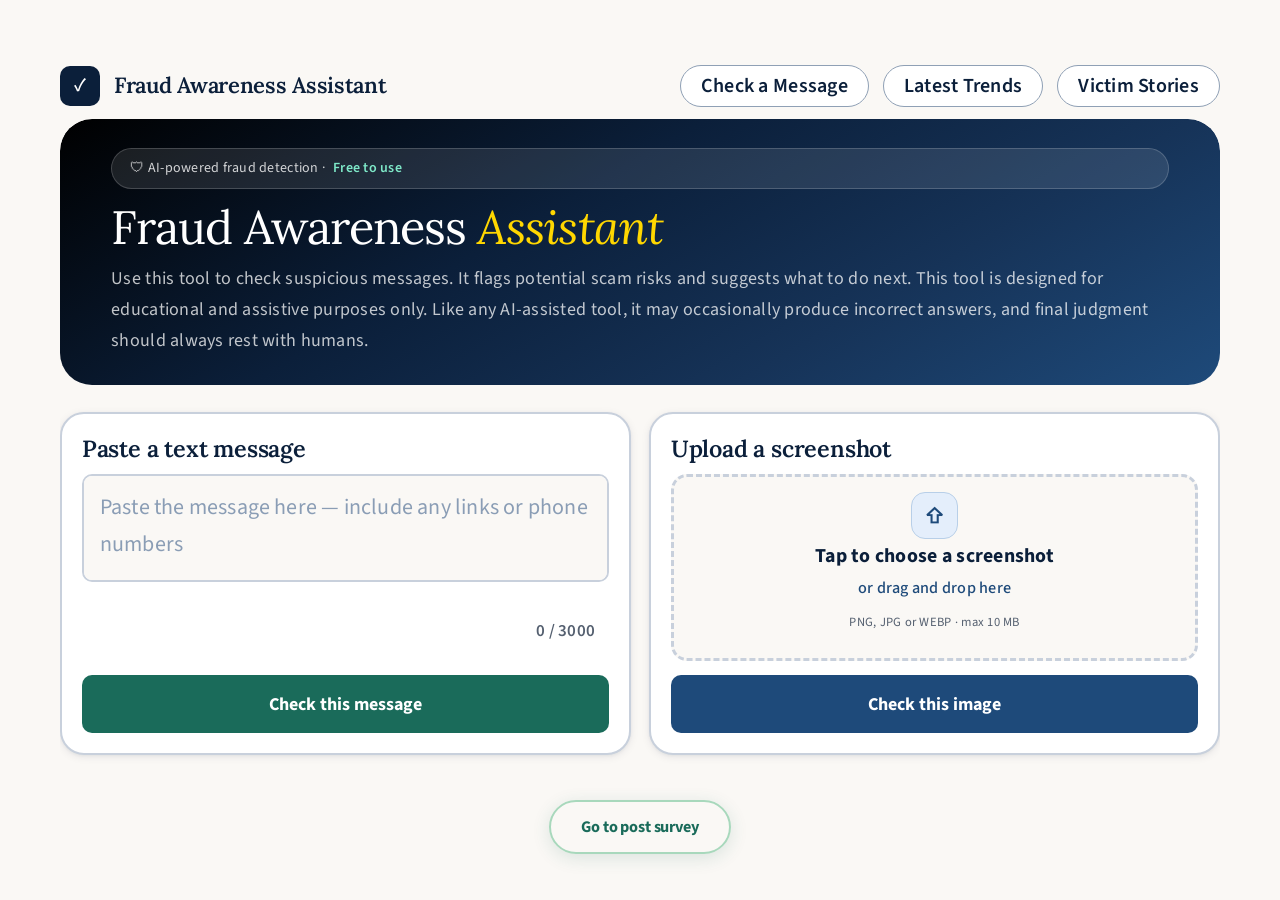
<file: index.html>
<!DOCTYPE html>
<html lang="en">
<head>
  <meta charset="UTF-8" />
  <meta name="viewport" content="width=device-width, initial-scale=1.0" />
  <title>Scam Awareness Assistant</title>
  <link rel="stylesheet" href="./styles.css" />
  <link rel="stylesheet" href="./pages/page.css" />
</head>
<body class="tool-page">
  <div class="app">

    <header class="topbar">
      <div class="brand">
        <div class="brand-shield">✓</div>
        <span>Fraud Awareness Assistant</span>
      </div>
      <div class="top-actions">
        <a href="./index.html" class="learn-btn" style="text-decoration:none; display:flex; align-items:center;">Check a Message</a>
        <a href="./latest-scam-trends/latest-trends.html" class="learn-btn" style="text-decoration:none; display:flex; align-items:center;">Latest Trends</a>
        <a href="./fraud-victim-stories/official-videos.html" class="learn-btn" style="text-decoration:none; display:flex; align-items:center;">Victim Stories</a>
        <!-- <button class="theme-btn" type="button" aria-label="Toggle theme">☾</button> -->
      </div>
    </header>

    <main class="main-frame">

      <!-- HERO -->
      <div class="page-hero">
        <div class="updated-badge">🛡 AI-powered fraud detection · <span>Free to use</span></div>
        <h1>Fraud Awareness <span style="color: #FFD700; font-style: italic;">Assistant</span></h1>
        <p>Use this tool to check suspicious messages. It flags potential scam risks and suggests what to do next. This tool is designed for educational and assistive purposes only. Like any AI-assisted tool, it may occasionally produce incorrect answers, and final judgment should always rest with humans.</p>
      </div>

      <div class="content-area">

        <!-- INPUTS -->
        <section class="input-grid" aria-label="Input options">

          <article class="input-card">
            <h2>Paste a text message</h2>
            <div class="textarea-box">
              <label for="textInput" class="sr-only">Paste suspicious message</label>
              <textarea id="textInput" maxlength="3000"
                placeholder="Paste the message here — include any links or phone numbers"
                aria-describedby="charCount"></textarea>
              <span id="charCount" aria-live="polite">0 / 3000</span>
            </div>
            <div class="input-footer">
              <button id="analyzeTextBtn" class="primary-btn" type="button">Check this message</button>
            </div>
          </article>

          <article class="input-card">
            <h2>Upload a screenshot</h2>
            <input id="imageInput" type="file" accept="image/png,image/jpeg,image/webp" style="display:none;" />
            <div id="dropZone" class="drop-zone" tabindex="0" role="button" aria-label="Upload screenshot">
              <div class="upload-icon">⇧</div>
              <strong>Tap to choose a screenshot</strong>
              <span>or drag and drop here</span>
              <small>PNG, JPG or WEBP · max 10 MB</small>
              <em id="fileName"></em>
            </div>

            <div id="imagePreviewWrap" class="image-preview-wrap hidden">
              <img id="imagePreview" class="image-preview" alt="Uploaded screenshot preview" />
              <button id="clearImageBtn" class="clear-image-btn" type="button" aria-label="Remove image">✕ Remove</button>
            </div>
            <div class="input-footer">
              <button id="analyzeImageBtn" class="primary-btn blue-btn" type="button">Check this image</button>
            </div>
          </article>

        </section>

        <!-- LOADING PANEL -->
        <section id="loadingPanel" class="loading-panel hidden" aria-live="assertive">
          <div class="loading-inner">
            <div class="loading-spinner" aria-hidden="true">
              <svg viewBox="0 0 44 44" fill="none">
                <circle cx="22" cy="22" r="18" stroke="currentColor" stroke-width="4"
                  stroke-linecap="round" stroke-dasharray="90 28"/>
              </svg>
            </div>
            <div class="loading-text">
              <p class="loading-headline" id="loadingHeadline">Analyzing…</p>
              <div class="loading-steps">
                <div class="loading-step" id="lstep1"><span class="lstep-dot"></span>Reading content</div>
                <div class="loading-step" id="lstep2"><span class="lstep-dot"></span>Checking for scam signs</div>
                <div class="loading-step" id="lstep3"><span class="lstep-dot"></span>Preparing your result</div>
              </div>
            </div>
          </div>
        </section>

        <!-- RESULTS -->
        <section id="resultsPanel" class="results-frame hidden" aria-live="polite" aria-label="Analysis result">

          <div class="results-title">
            <h2>Result</h2>
          </div>

          <div class="results-grid">

            <article class="result-card score-card">
              <div class="score-content">
                <div id="riskLabel" class="risk-label" role="status">—</div>
                <div class="gauge-area">
                  <svg viewBox="0 0 220 130" class="risk-gauge-svg" aria-hidden="true">
                    <path class="gauge-low"  d="M35 110 A75 75 0 0 1 75 45" />
                    <path class="gauge-mid"  d="M75 45 A75 75 0 0 1 145 45" />
                    <path class="gauge-high" d="M145 45 A75 75 0 0 1 185 110" />
                    <line id="gaugeNeedle" x1="110" y1="110" x2="185" y2="110" />
                    <circle cx="110" cy="110" r="6" />
                  </svg>
                  <div class="gauge-labels"><span>Low</span><span>High</span></div>
                </div>
              </div>
            </article>

            <div class="results-right-col">

              <article class="result-card warning-card">
                <h3>Warning Signs</h3>
                <ul id="redFlagsList" class="flag-list"></ul>
              </article>

              <article class="result-card what-to-do-card">
                <h3>What To Do</h3>
                <ul id="nextStepsList" class="steps-list"></ul>
                <p id="reassuranceNote" class="reassurance-note hidden">You are already taking the right step by checking this message.</p>
              </article>

            </div>

          </div>

          <div class="full-explanation-bar">
            <button id="viewFullBtn" class="full-explanation-btn" type="button" aria-expanded="false">
              Full explanation ↓
            </button>
          </div>

          <div id="fullAnalysis" class="full-analysis hidden">
            <h3>Full explanation</h3>
            <p id="explanationText"></p>
            <p id="plainExplanationText" style="margin-top:18px;"></p>
            <p id="disclaimerText"></p>
          </div>

          <!-- ACCURACY FEEDBACK (disabled for now)
          <div id="accuracyCard" class="accuracy-card hidden">
            <p class="accuracy-label">How do you feel about this assessment?</p>
            <div class="accuracy-options">
              <button class="accuracy-btn accuracy-true"   data-vote="right">✓ Right</button>
              <button class="accuracy-btn accuracy-false"  data-vote="wrong">✗ Wrong</button>
              <button class="accuracy-btn accuracy-unsure" data-vote="unsure">? Unsure</button>
            </div>
            <p id="accuracyThanks" class="accuracy-thanks hidden">Thank you — your feedback helps improve this tool.</p>
          </div>
          -->

          <div class="bottom-callout">
            <p class="attribution">This tool was developed by the Center for Advanced Communications Policy at Georgia Tech as part of ongoing research on AI, accessibility, and fraud awareness.</p>
          </div>

        </section>
      </div>
    </main>
  </div>

  <div class="feedback-bar">
    <button class="feedback-btn" onclick="goToPostSurvey()">Go to post survey</button>
  </div>

  <script>
  function goToPostSurvey() {
    const params = new URLSearchParams(window.location.search);
    const pid = params.get("pid");
    const postSurveyBase = "https://gatech.co1.qualtrics.com/jfe/form/SV_3IAFPdJyDc0C4TQ";
    window.location.href = pid
      ? `${postSurveyBase}?pid=${encodeURIComponent(pid)}`
      : postSurveyBase;
  }
  </script>

  <script src="./script.js"></script>
</body>
</html>
</file>
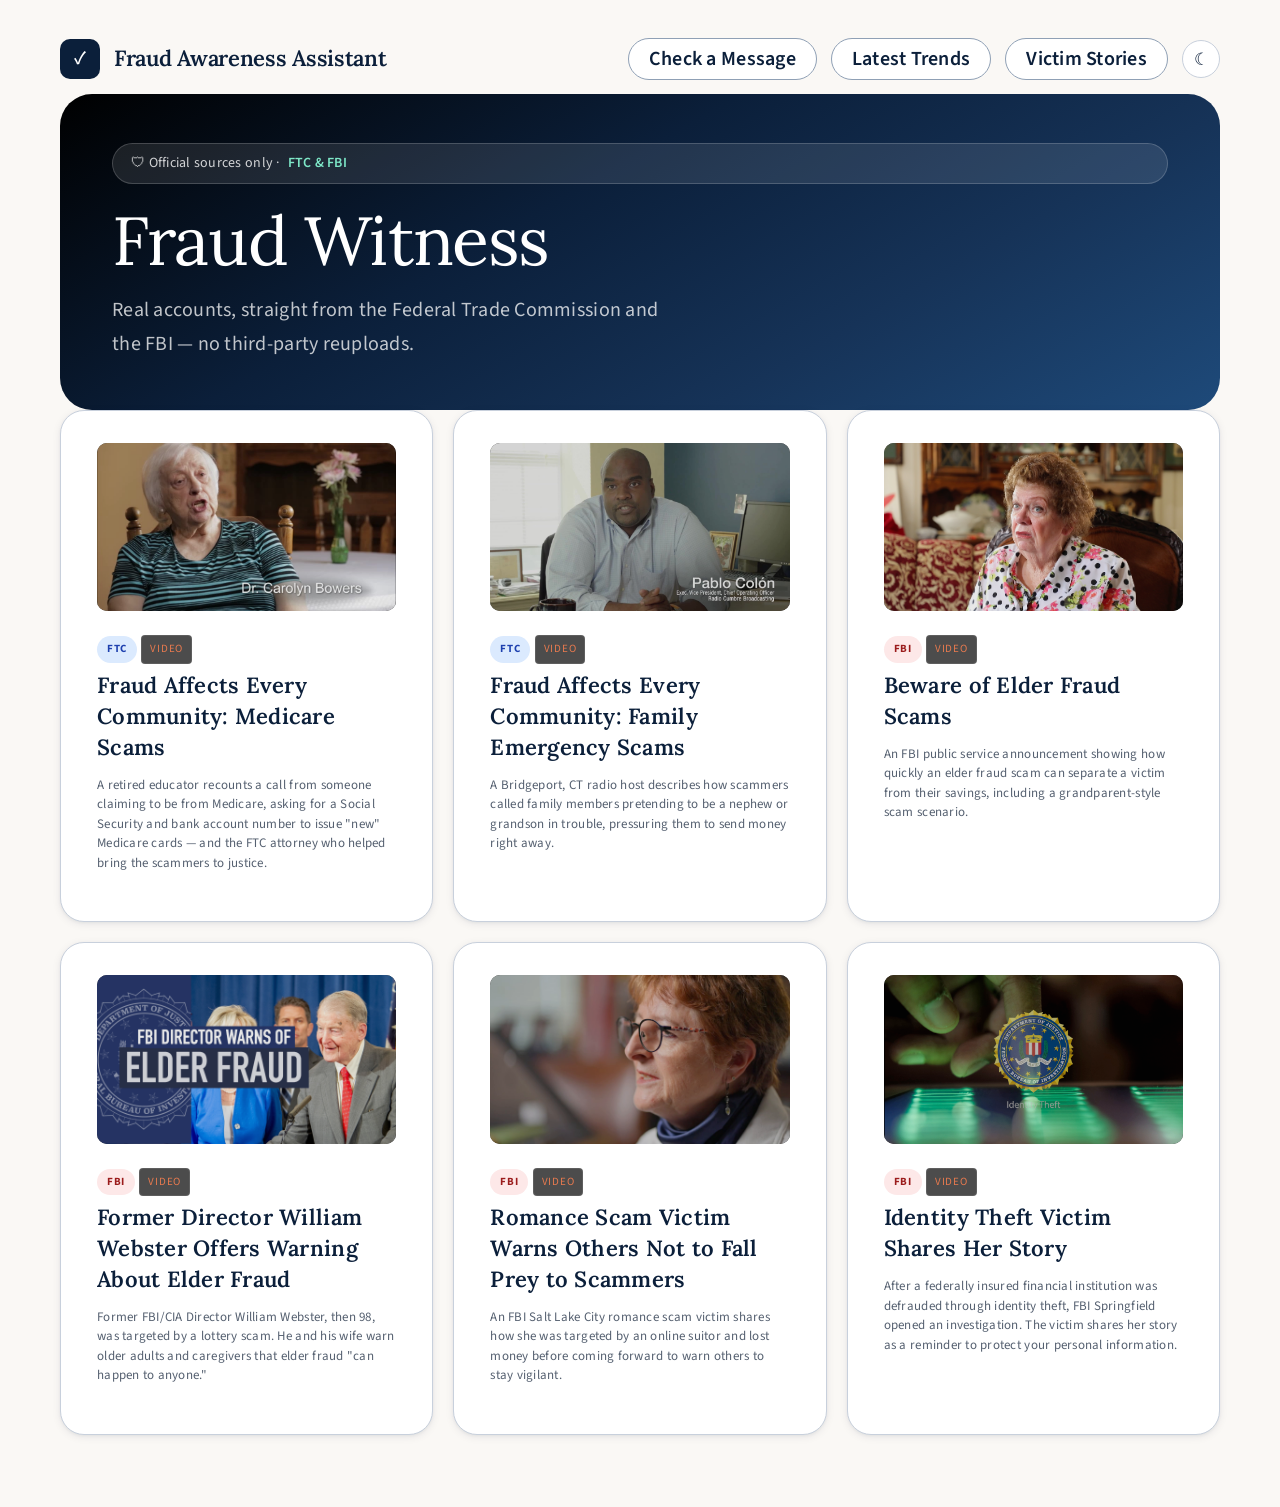
<file: fraud-victim-stories/official-videos.html>
<!DOCTYPE html>
<html lang="en">
<head>
  <meta charset="UTF-8" />
  <meta name="viewport" content="width=device-width, initial-scale=1.0" />
  <title>Fraud Witness — Official FTC/FBI Videos</title>
  <link rel="stylesheet" href="../styles.css" />
  <link rel="stylesheet" href="../pages/page.css" />
  <style>
    /* ── STORY CARD EXTRAS (dark card inside warm page) ──────────── */
    .story-card { cursor: pointer; }
    .story-card .page-card-header { flex-direction: column; gap: 10px; }
    .card-media {
      border-radius: var(--r-sm);
      overflow: hidden;
      aspect-ratio: 16/9;
      background: #1c1c1c;
      margin-bottom: 14px;
      flex-shrink: 0;
    }
    .card-media img {
      width: 100%; height: 100%;
      object-fit: cover;
      display: block;
      opacity: 0.9;
      transition: opacity 0.2s;
    }
    .story-card:hover .card-media img { opacity: 1; }
    .card-media-placeholder {
      width: 100%; height: 100%;
      display: flex; flex-direction: column; align-items: center; justify-content: center;
      gap: 8px;
      background: #1c1c1c;
    }
    .card-media-placeholder.ftc { background: linear-gradient(150deg, #0b1f3a 0%, #1e4a7a 100%); }
    .card-media-placeholder.fbi { background: linear-gradient(150deg, #3a0b0f 0%, #7a1e2a 100%); }
    .placeholder-icon { font-size: 2.25rem; opacity: 0.9; color: #fff; }
    .placeholder-label {
      font-size: 12px; font-weight: 700; letter-spacing: 0.08em;
      text-transform: uppercase; color: rgba(255,255,255,0.75);
    }
    .media-type-badge {
      display: inline-block;
      background: rgba(0,0,0,0.7);
      border: 1px solid rgba(255,255,255,0.1);
      color: #8a8680;
      font-size: 11px;
      text-transform: uppercase;
      letter-spacing: 0.07em;
      padding: 3px 8px;
      border-radius: 4px;
      margin-bottom: 6px;
    }
    .media-type-badge.video { color: #e87a4f; }
    .story-card .page-card-title { font-size: var(--text-base); line-height: 1.4; }
    .story-card .page-card-meta  { font-size: 13px; }
    .source-badge {
      display: inline-block;
      font-size: 11px;
      font-weight: 700;
      letter-spacing: 0.06em;
      padding: 3px 10px;
      border-radius: 999px;
      margin-bottom: 6px;
    }
    .source-badge.ftc { background: #dbeafe; color: #1e40af; }
    .source-badge.fbi { background: #fde8e8; color: #9b1c1c; }

    /* ── MODAL ────────────────────────────────────────────────────── */
    .modal-overlay {
      position: fixed; inset: 0;
      background: rgba(0,0,0,0.80);
      backdrop-filter: blur(6px);
      z-index: 100;
      display: flex; align-items: center; justify-content: center;
      padding: 1.5rem;
      animation: fadeIn 0.2s ease;
    }
    @keyframes fadeIn { from { opacity: 0; } to { opacity: 1; } }
    .modal {
      background: #141414;
      border: 1px solid rgba(255,255,255,0.14);
      border-radius: var(--r-lg);
      max-width: 720px; width: 100%;
      max-height: 90vh; overflow-y: auto;
      position: relative;
      animation: slideUp 0.2s ease;
    }
    @keyframes slideUp { from { transform: translateY(16px); opacity: 0; } to { transform: translateY(0); opacity: 1; } }
    .modal-close {
      position: sticky; top: 1rem; float: right;
      margin: 1rem 1rem 0 0;
      background: #1c1c1c; border: 1px solid rgba(255,255,255,0.1);
      color: #8a8680; width: 32px; height: 32px; border-radius: 50%;
      font-size: 0.85rem; cursor: pointer;
      display: flex; align-items: center; justify-content: center;
      z-index: 1; transition: background 0.15s;
    }
    .modal-close:hover { background: rgba(255,255,255,0.12); }
    .modal-body { padding: 1.5rem 1.75rem 2rem; clear: both; color: #e8e4dc; }
    .modal-title {
      font-family: 'Lora', serif; font-size: 1.5rem; font-weight: 400;
      line-height: 1.3; margin-bottom: 0.75rem; color: #e8e4dc;
    }
    .modal-summary {
      color: #8a8680; font-size: 0.92rem; line-height: 1.6;
      margin-bottom: 1.25rem; padding-bottom: 1.25rem;
      border-bottom: 1px solid rgba(255,255,255,0.08);
    }
    .modal-embed {
      margin-bottom: 1.25rem;
      border-radius: var(--r-sm); overflow: hidden; background: #000;
    }
    .modal-embed video { width: 100%; aspect-ratio: 16/9; display: block; border: none; background: #000; }
    .modal-meta {
      display: flex; flex-wrap: wrap; gap: 0.5rem 1.5rem;
      font-size: 0.78rem; color: #555250; margin-bottom: 1.25rem;
    }
    .modal-meta span { text-transform: uppercase; letter-spacing: 0.04em; }
    .modal-meta strong { color: #8a8680; font-weight: 500; }
    .modal-link {
      display: inline-flex; align-items: center; gap: 6px;
      background: transparent; border: 1px solid rgba(255,255,255,0.14);
      color: #e8e4dc; padding: 9px 18px; border-radius: var(--r-sm);
      font-size: 0.85rem; font-family: 'Source Sans 3', sans-serif;
      cursor: pointer; text-decoration: none;
      transition: background 0.15s, border-color 0.15s;
    }
    .modal-link:hover { background: #1c1c1c; border-color: #555250; text-decoration: none; }

    /* ── STORIES GRID ─────────────────────────────────────────────── */
    .stories-grid {
      display: grid;
      grid-template-columns: repeat(auto-fill, minmax(300px, 1fr));
      gap: 20px;
    }

    @media (max-width: 640px) {
      .stories-grid { grid-template-columns: 1fr; }
      .modal-body { padding: 1rem 1.25rem 1.5rem; }
    }
  </style>
</head>
<body>
  <div class="app">

    <header class="topbar">
      <div class="brand">
        <div class="brand-shield">✓</div>
        <span>Fraud Awareness Assistant</span>
      </div>
      <div class="top-actions">
        <a href="../index.html" class="learn-btn" style="text-decoration:none;display:flex;align-items:center;">Check a Message</a>
        <a href="../latest-scam-trends/latest-trends.html" class="learn-btn" style="text-decoration:none;display:flex;align-items:center;">Latest Trends</a>
        <a href="./official-videos.html" class="learn-btn" style="text-decoration:none;display:flex;align-items:center;">Victim Stories</a>
        <button class="theme-btn" type="button" aria-label="Toggle theme">☾</button>
      </div>
    </header>

    <main>

      <!-- HERO -->
      <div class="page-hero">
        <div class="updated-badge">🛡 Official sources only · <span>FTC &amp; FBI</span></div>
        <h1>Fraud Witness</h1>
        <p>Real accounts, straight from the Federal Trade Commission and the FBI — no third-party reuploads.</p>
      </div>

      <!-- GRID -->
      <div class="stories-grid" id="stories-grid"></div>

    </main>

  </div>

  <!-- MODAL -->
  <div class="modal-overlay hidden" id="modal-overlay">
    <div class="modal" id="modal">
      <button class="modal-close" id="modal-close" aria-label="Close">✕</button>
      <div class="modal-body" id="modal-body"></div>
    </div>
  </div>

  <script>
    // Fixed set of official FTC/FBI videos. Not sourced from the n8n/YouTube
    // pipeline — that feed (fraud-victim-stories/victim-stories.html) is
    // parked for now and can be swapped back in per-experiment.
    const VIDEOS = [
      {
        id: "ftc-medicare-scams",
        title: "Fraud Affects Every Community: Medicare Scams",
        source: "ftc",
        sourceLabel: "FTC",
        source_url: "https://consumer.ftc.gov/media/video-0132-fraud-affects-every-community-medicare-scams",
        video_url: "./media/videos/ftc-medicare-scams.mp4",
        thumbnail: "./media/videos/ftc-medicare-scams.jpg",
        summary: "A retired educator recounts a call from someone claiming to be from Medicare, asking for a Social Security and bank account number to issue \"new\" Medicare cards — and the FTC attorney who helped bring the scammers to justice.",
      },
      {
        id: "ftc-family-emergency-scams",
        title: "Fraud Affects Every Community: Family Emergency Scams",
        source: "ftc",
        sourceLabel: "FTC",
        source_url: "https://consumer.ftc.gov/media/79939",
        video_url: "./media/videos/ftc-family-emergency-scams.mp4",
        thumbnail: "./media/videos/ftc-family-emergency-scams.jpg",
        summary: "A Bridgeport, CT radio host describes how scammers called family members pretending to be a nephew or grandson in trouble, pressuring them to send money right away.",
      },
      {
        id: "fbi-beware-elder-fraud",
        title: "Beware of Elder Fraud Scams",
        source: "fbi",
        sourceLabel: "FBI",
        source_url: "https://www.fbi.gov/video-repository/elder-fraud-psa-052123.mp4/view",
        video_url: "./media/videos/elder-fraud-psa-052123.mp4",
        thumbnail: "./media/videos/elder-fraud-psa-052123.png",
        summary: "An FBI public service announcement showing how quickly an elder fraud scam can separate a victim from their savings, including a grandparent-style scam scenario.",
      },
      {
        id: "fbi-webster-elder-fraud",
        title: "Former Director William Webster Offers Warning About Elder Fraud",
        source: "fbi",
        sourceLabel: "FBI",
        source_url: "https://www.fbi.gov/video-repository/webster-elder-fraud-psa-040722.mp4/view",
        video_url: "./media/videos/webster-elder-fraud-psa-040722.mp4",
        thumbnail: "./media/videos/webster-elder-fraud-psa-040722.png",
        summary: "Former FBI/CIA Director William Webster, then 98, was targeted by a lottery scam. He and his wife warn older adults and caregivers that elder fraud \"can happen to anyone.\"",
      },
      {
        id: "fbi-slc-romance-scam",
        title: "Romance Scam Victim Warns Others Not to Fall Prey to Scammers",
        source: "fbi",
        sourceLabel: "FBI",
        source_url: "https://www.fbi.gov/contact-us/field-offices/saltlakecity/news/romance-scam-victim-tells-her-story-warns-others-to-be-vigilant",
        video_url: "./media/videos/fbi-salt-lake-city-romance-scam.mp4",
        thumbnail: "./media/videos/fbi-salt-lake-city-romance-scam.png",
        summary: "An FBI Salt Lake City romance scam victim shares how she was targeted by an online suitor and lost money before coming forward to warn others to stay vigilant.",
      },
      {
        id: "fbi-identity-theft-victim-story",
        title: "Identity Theft Victim Shares Her Story",
        source: "fbi",
        sourceLabel: "FBI",
        source_url: "https://www.fbi.gov/video-repository/230712_id_theft_final.mp4/view",
        video_url: "./media/videos/fbi-identity-theft-victim-story.mp4",
        thumbnail: "./media/videos/fbi-identity-theft-victim-story.png",
        summary: "After a federally insured financial institution was defrauded through identity theft, FBI Springfield opened an investigation. The victim shares her story as a reminder to protect your personal information.",
      },
    ];

    // ── Theme ─────────────────────────────────────────
    const themeBtn = document.querySelector(".theme-btn");
    if (localStorage.getItem("theme") === "dark") {
      document.body.classList.add("dark");
      themeBtn.textContent = "☀";
    }
    themeBtn.addEventListener("click", () => {
      document.body.classList.toggle("dark");
      const isDark = document.body.classList.contains("dark");
      themeBtn.textContent = isDark ? "☀" : "☾";
      localStorage.setItem("theme", isDark ? "dark" : "light");
    });

    // ── Render grid ───────────────────────────────────
    function renderGrid() {
      const grid = document.getElementById("stories-grid");
      grid.innerHTML = VIDEOS.map(v => `
        <div class="page-card story-card" data-id="${esc(v.id)}" tabindex="0" role="button"
             aria-label="${esc(v.title)}" onclick="openModal('${esc(v.id)}')">
          <div class="card-media">
            ${v.thumbnail
              ? `<img src="${esc(v.thumbnail)}" alt="" loading="lazy" />`
              : `<div class="card-media-placeholder ${esc(v.source)}">
                   <span class="placeholder-icon">▶</span>
                   <span class="placeholder-label">${esc(v.sourceLabel)}.gov</span>
                 </div>`
            }
          </div>
          <span class="source-badge ${esc(v.source)}">${esc(v.sourceLabel)}</span>
          <span class="media-type-badge video">video</span>
          <h2 class="page-card-title">${esc(v.title)}</h2>
          <p class="page-card-meta">${esc(v.summary)}</p>
        </div>`).join("");
    }

    // ── Modal ─────────────────────────────────────────
    function openModal(id) {
      const v = VIDEOS.find(v => v.id === id);
      if (!v) return;

      let embedHTML = "";
      if (v.video_url) {
        const posterAttr = v.thumbnail ? ` poster="${esc(v.thumbnail)}"` : "";
        embedHTML = `<div class="modal-embed"><video id="fed-player" controls preload="none"${posterAttr} src="${esc(v.video_url)}"></video></div>`;
      }

      document.getElementById("modal-body").innerHTML = `
        <span class="source-badge ${esc(v.source)}" style="margin-bottom:12px;">${esc(v.sourceLabel)}</span>
        <h2 class="modal-title">${esc(v.title)}</h2>
        <p class="modal-summary">${esc(v.summary)}</p>
        ${embedHTML}
        <div class="modal-meta">
          <span>Source <strong>${esc(v.sourceLabel)}.gov</strong></span>
          <span>Type <strong>video</strong></span>
        </div>
        <a href="${esc(v.source_url)}" target="_blank" rel="noopener" class="modal-link">
          Watch on ${esc(v.sourceLabel)}.gov ↗
        </a>`;

      document.getElementById("modal-overlay").classList.remove("hidden");
      document.body.style.overflow = "hidden";

      const video = document.getElementById("fed-player");
      if (video) {
        video.addEventListener("error", () => {
          video.closest(".modal-embed").innerHTML =
            `<p style="padding:1rem;color:#8a8680;font-size:0.85rem;">Couldn't load the video inline — use the link below to watch it on ${esc(v.sourceLabel)}.gov.</p>`;
        });
      }
    }

    function closeModal() {
      const video = document.getElementById("fed-player");
      if (video) video.pause();
      document.getElementById("modal-overlay").classList.add("hidden");
      document.getElementById("modal-body").innerHTML = "";
      document.body.style.overflow = "";
    }

    document.getElementById("modal-close").addEventListener("click", closeModal);
    document.getElementById("modal-overlay").addEventListener("click", e => {
      if (e.target === document.getElementById("modal-overlay")) closeModal();
    });
    document.addEventListener("keydown", e => { if (e.key === "Escape") closeModal(); });

    function esc(str) {
      return String(str || "").replace(/&/g,"&amp;").replace(/</g,"&lt;").replace(/>/g,"&gt;").replace(/"/g,"&quot;");
    }

    renderGrid();
  </script>
</body>
</html>
</file>
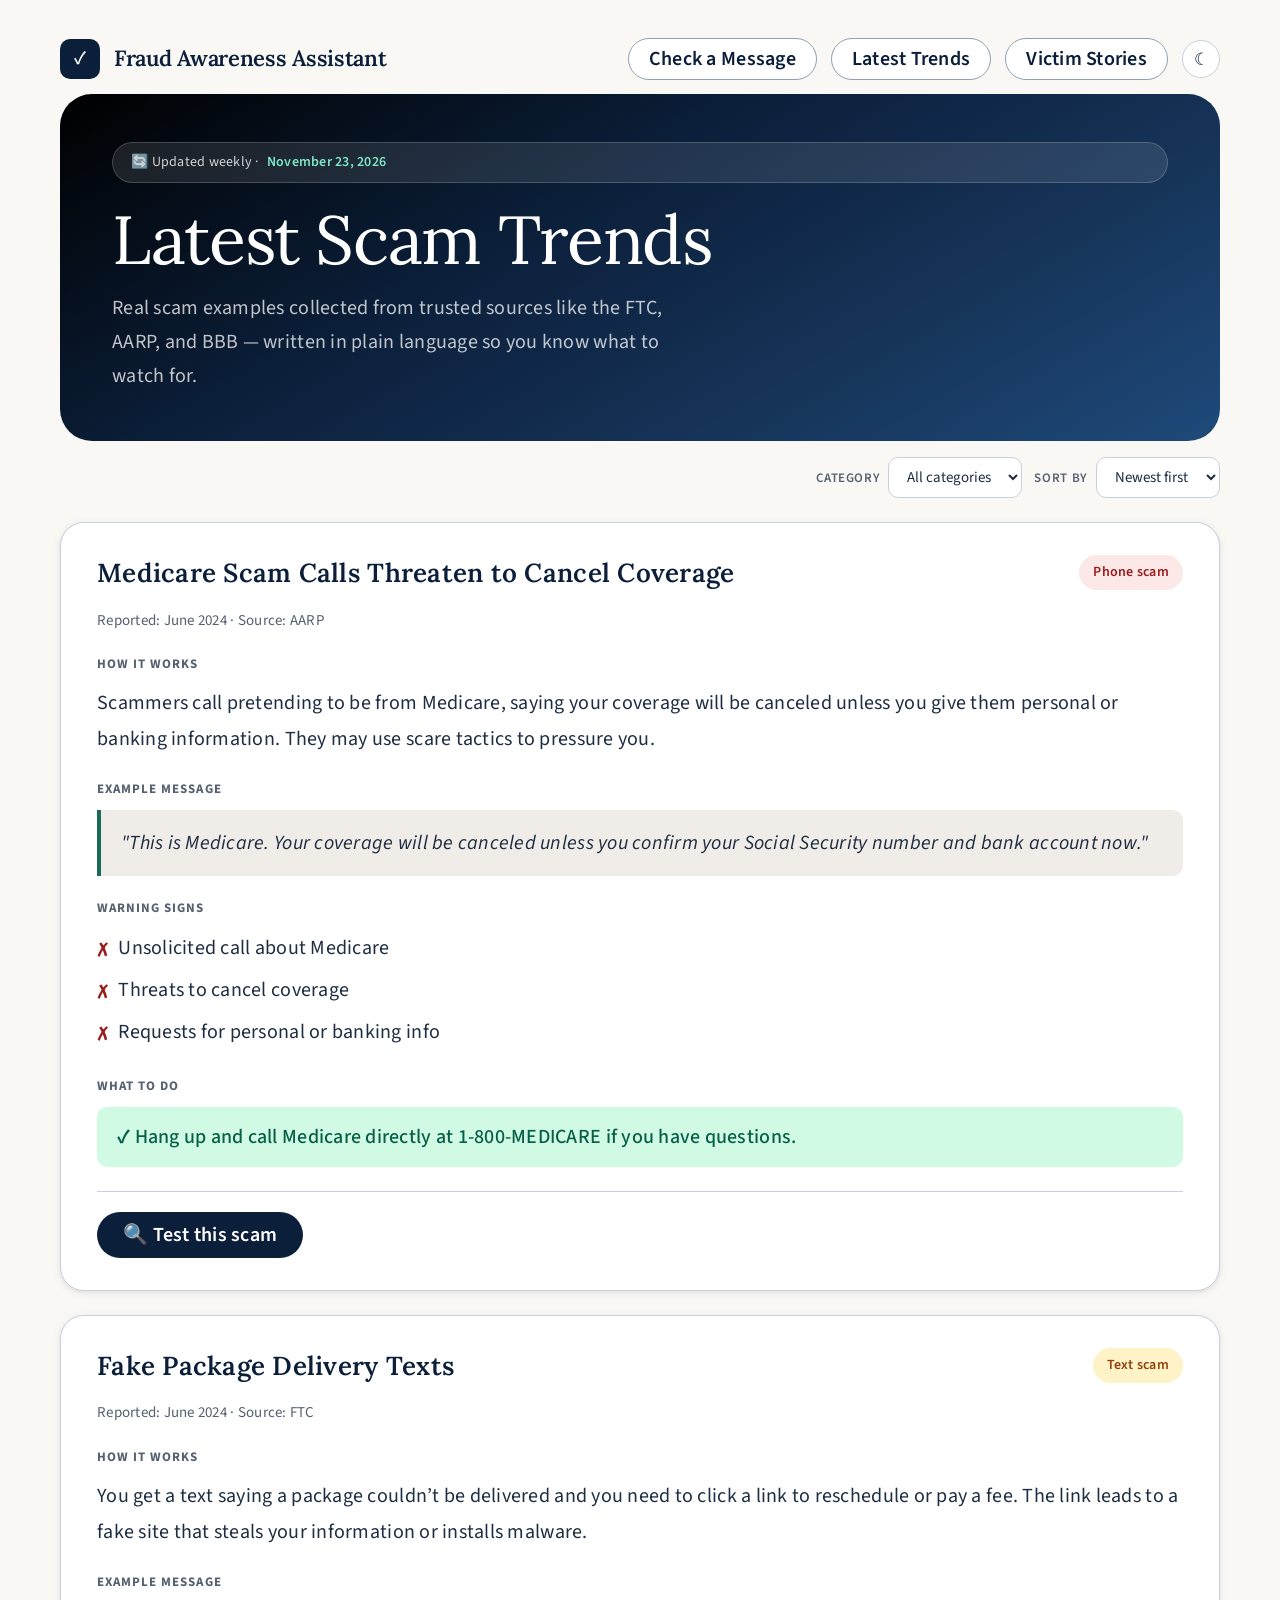
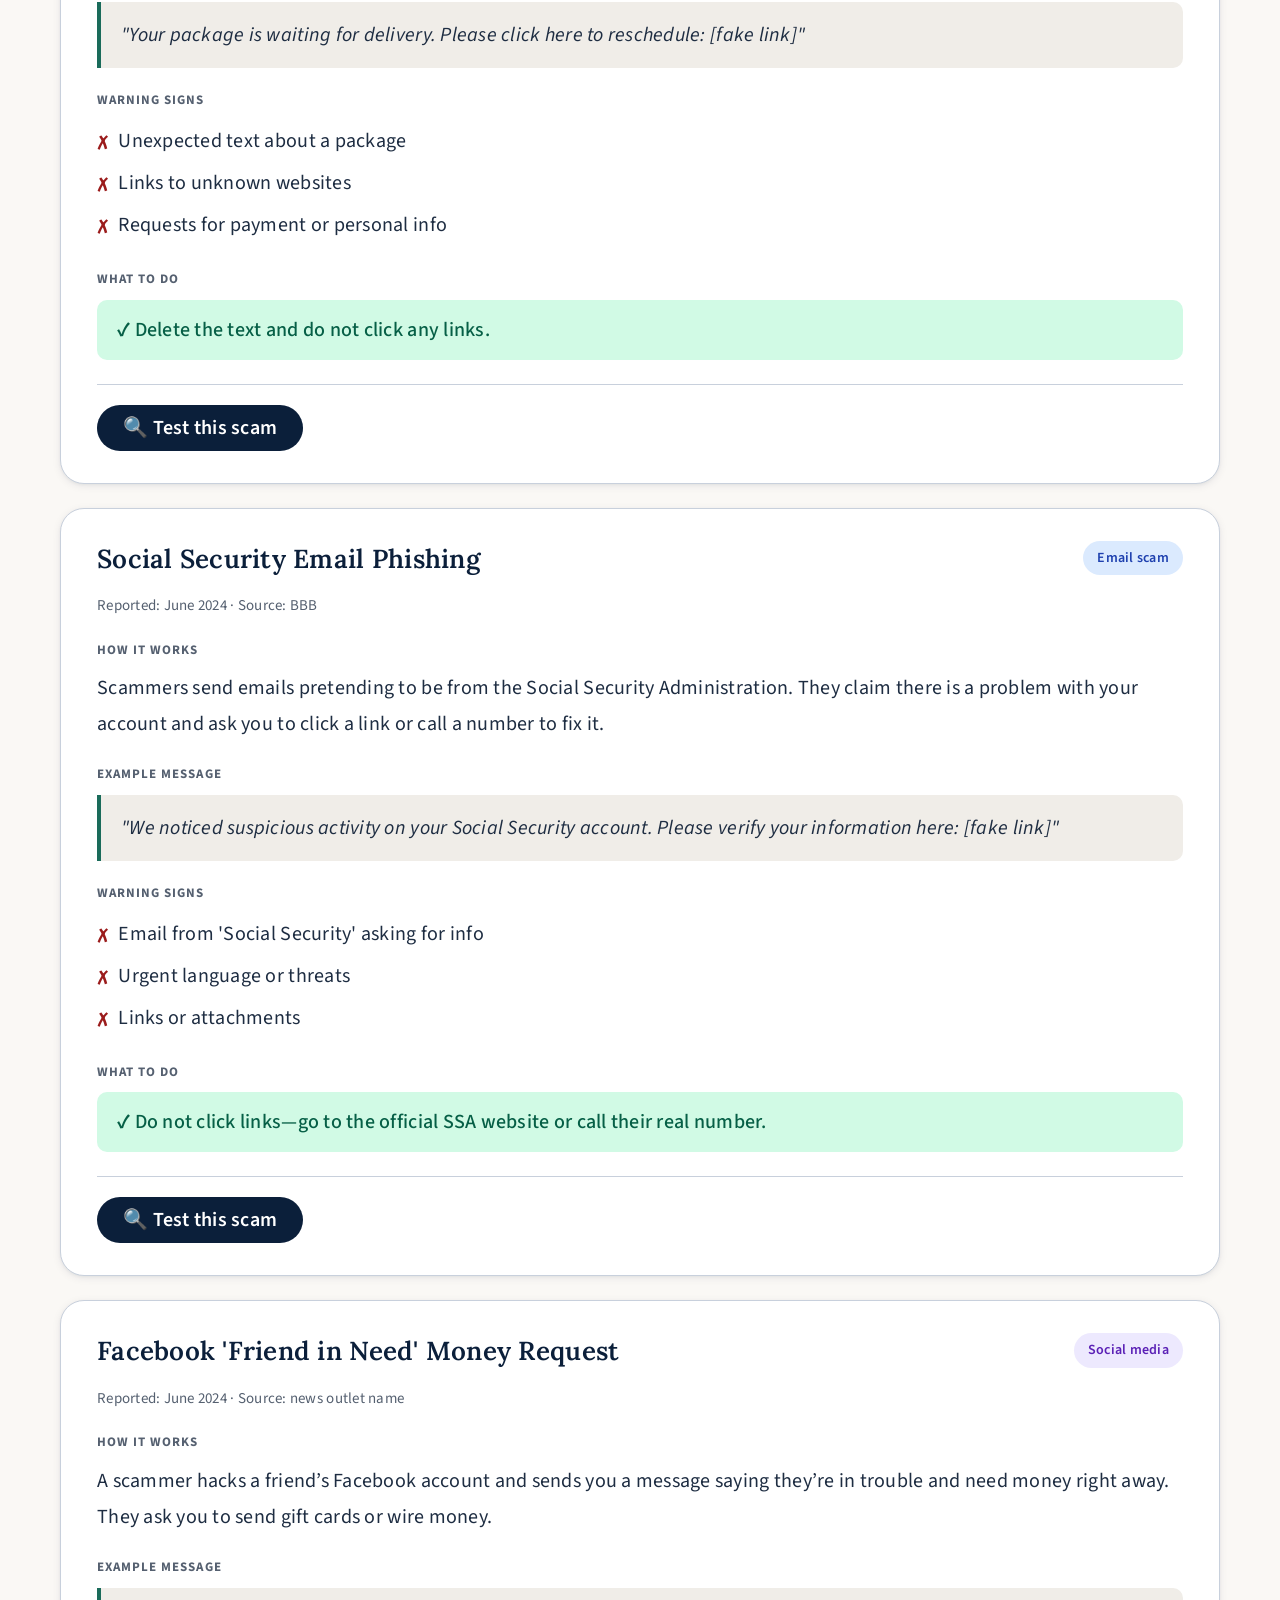
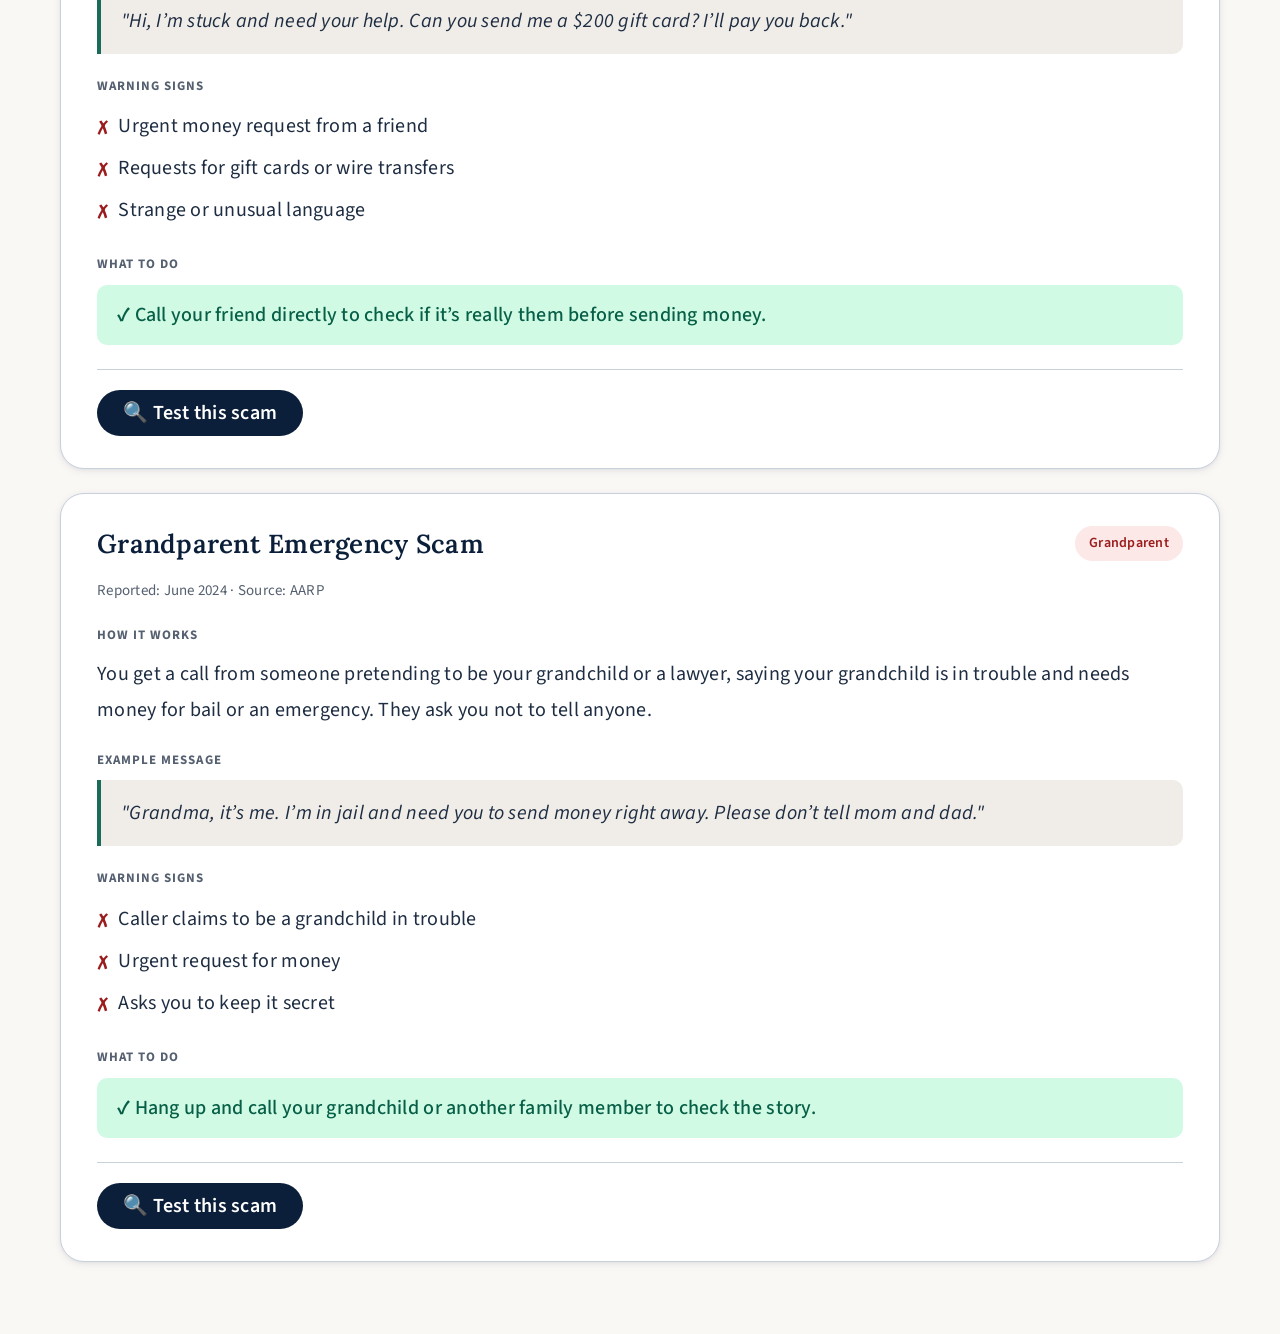
<file: latest-scam-trends/latest-trends.html>
<!DOCTYPE html>
<html lang="en">
<head>
  <meta charset="UTF-8" />
  <meta name="viewport" content="width=device-width, initial-scale=1.0" />
  <title>Latest Scam Trends — Fraud Awareness Assistant</title>
  <link rel="stylesheet" href="../styles.css" />
  <link rel="stylesheet" href="../pages/page.css" />
</head>
<body>
  <div class="app">

    <header class="topbar">
      <div class="brand">
        <div class="brand-shield">✓</div>
        <span>Fraud Awareness Assistant</span>
      </div>
      <div class="top-actions">
        <a href="../index.html" class="learn-btn" style="text-decoration:none;display:flex;align-items:center;">Check a Message</a>
        <a href="./latest-trends.html" class="learn-btn" style="text-decoration:none;display:flex;align-items:center;">Latest Trends</a>
        <a href="../fraud-victim-stories/official-videos.html" class="learn-btn" style="text-decoration:none;display:flex;align-items:center;">Victim Stories</a>
        <button class="theme-btn" type="button" aria-label="Toggle theme">☾</button>
      </div>
    </header>

    <main>

      <!-- HERO -->
      <div class="page-hero">
        <div class="updated-badge">🔄 Updated weekly · <span id="lastUpdated">Loading…</span></div>
        <h1>Latest Scam Trends</h1>
        <p>Real scam examples collected from trusted sources like the FTC, AARP, and BBB — written in plain language so you know what to watch for.</p>
      </div>

      <!-- FILTER BAR -->
      <div class="filter-bar">
        <div class="filter-bar-inner">
          <div class="filter-select-group">
            <label for="category-select">Category</label>
            <select id="category-select">
              <option value="all">All categories</option>
              <option value="phone_scam">Phone</option>
              <option value="text_scam">Text</option>
              <option value="email_scam">Email</option>
              <option value="social_media">Social media</option>
              <option value="romance_scam">Romance</option>
              <option value="government_impersonation">Government</option>
              <option value="tech_support">Tech support</option>
              <option value="grandparent_scam">Grandparent</option>
              <option value="investment_fraud">Investment</option>
              <option value="crypto_scam">Crypto</option>
              <option value="other">Other</option>
            </select>
          </div>
          <div class="filter-select-group">
            <label for="sort-select">Sort by</label>
            <select id="sort-select">
              <option value="newest">Newest first</option>
              <option value="oldest">Oldest first</option>
              <option value="category">By category</option>
            </select>
          </div>
        </div>
      </div>

      <!-- GRID -->
      <div class="page-grid" id="pageGrid">
        <div class="loading-state">Loading latest scam alerts…</div>
      </div>

    </main>

  </div>

  <script>
    const DATA_URL = "./data/scams.json";
    let allItems = [];
    let activeCategory = "all";

    // ── Theme ─────────────────────────────────────────
    const themeBtn = document.querySelector(".theme-btn");
    if (localStorage.getItem("theme") === "dark") {
      document.body.classList.add("dark");
      themeBtn.textContent = "☀";
    }
    themeBtn.addEventListener("click", () => {
      document.body.classList.toggle("dark");
      const isDark = document.body.classList.contains("dark");
      themeBtn.textContent = isDark ? "☀" : "☾";
      localStorage.setItem("theme", isDark ? "dark" : "light");
    });

    // ── Category labels ───────────────────────────────
    const categoryLabels = {
      phone_scam: "Phone scam",
      text_scam: "Text scam",
      email_scam: "Email scam",
      social_media: "Social media",
      romance_scam: "Romance",
      government_impersonation: "Government",
      tech_support: "Tech support",
      grandparent_scam: "Grandparent",
      investment_fraud: "Investment",
      crypto_scam: "Crypto",
      phishing: "Phishing",
      identity_theft: "Identity theft",
      online_shopping_fraud: "Shopping",
      lottery_scam: "Lottery",
      other: "Other",
    };

    // ── Load data ─────────────────────────────────────
    async function loadData() {
      try {
        const res = await fetch(DATA_URL + "?t=" + Date.now());
        if (!res.ok) throw new Error();
        allItems = await res.json();
        render();
        updateLastUpdated();
      } catch {
        document.getElementById("pageGrid").innerHTML =
          `<div class="empty-state"><p>Could not load the scam feed right now. Please check back later.<br>
          Visit <a href="https://consumer.ftc.gov/scams" target="_blank">ftc.gov/scams</a> for the latest alerts.</p></div>`;
      }
    }

    function updateLastUpdated() {
      if (allItems.length > 0 && allItems[0].updated_at) {
        const d = new Date(allItems[0].updated_at);
        document.getElementById("lastUpdated").textContent =
          d.toLocaleDateString("en-US", { month: "long", day: "numeric", year: "numeric" });
      }
    }

    // ── Sort ──────────────────────────────────────────
    const sortSelect = document.getElementById("sort-select");
    sortSelect.addEventListener("change", render);

    function getSorted(items) {
      const val = sortSelect.value;
      const copy = [...items];
      if (val === "oldest")   return copy.sort((a,b) => new Date(a.date_reported||0) - new Date(b.date_reported||0));
      if (val === "category") return copy.sort((a,b) => (a.category||"").localeCompare(b.category||""));
      return copy.sort((a,b) => new Date(b.date_reported||0) - new Date(a.date_reported||0));
    }

    // ── Render ────────────────────────────────────────
    function render() {
      const grid = document.getElementById("pageGrid");
      const filtered = getSorted(
        activeCategory === "all" ? allItems : allItems.filter(s => s.category === activeCategory)
      );
      if (filtered.length === 0) {
        grid.innerHTML = `<div class="empty-state"><p>No items found in this category yet.</p></div>`;
        return;
      }
      grid.innerHTML = filtered.map(item => `
        <div class="page-card">
          <div class="page-card-header">
            <h2 class="page-card-title">${esc(item.title)}</h2>
            <span class="category-badge badge-${item.category}">${categoryLabels[item.category] || item.category}</span>
          </div>
          <div class="page-card-meta">Reported: ${esc(item.date_reported)} · Source: ${esc(item.source)}</div>
          <div class="page-card-body">
            <div class="section-label">How it works</div>
            <p>${esc(item.how_it_works)}</p>
            ${item.example_message ? `
            <div class="section-label">Example message</div>
            <div class="example-box">${esc(item.example_message)}</div>` : ""}
            <div class="section-label">Warning signs</div>
            <ul class="red-flags-list">
              ${(item.red_flags || []).map(f => `<li>${esc(f)}</li>`).join("")}
            </ul>
            <div class="section-label">What to do</div>
            <div class="what-to-do-box">${esc(item.what_to_do)}</div>
          </div>
          <div class="page-card-footer">
            <a href="../index.html?message=${encodeURIComponent(item.example_message || item.how_it_works)}"
               class="action-btn">🔍 Test this scam</a>
          </div>
        </div>
      `).join("");
    }

    // ── Filters ───────────────────────────────────────
    document.getElementById("category-select").addEventListener("change", e => {
      activeCategory = e.target.value;
      render();
    });

    function esc(str) {
      return String(str || "")
        .replace(/&/g,"&amp;").replace(/</g,"&lt;")
        .replace(/>/g,"&gt;").replace(/"/g,"&quot;").replace(/'/g,"&#039;");
    }

    loadData();
  </script>
</body>
</html>
</file>
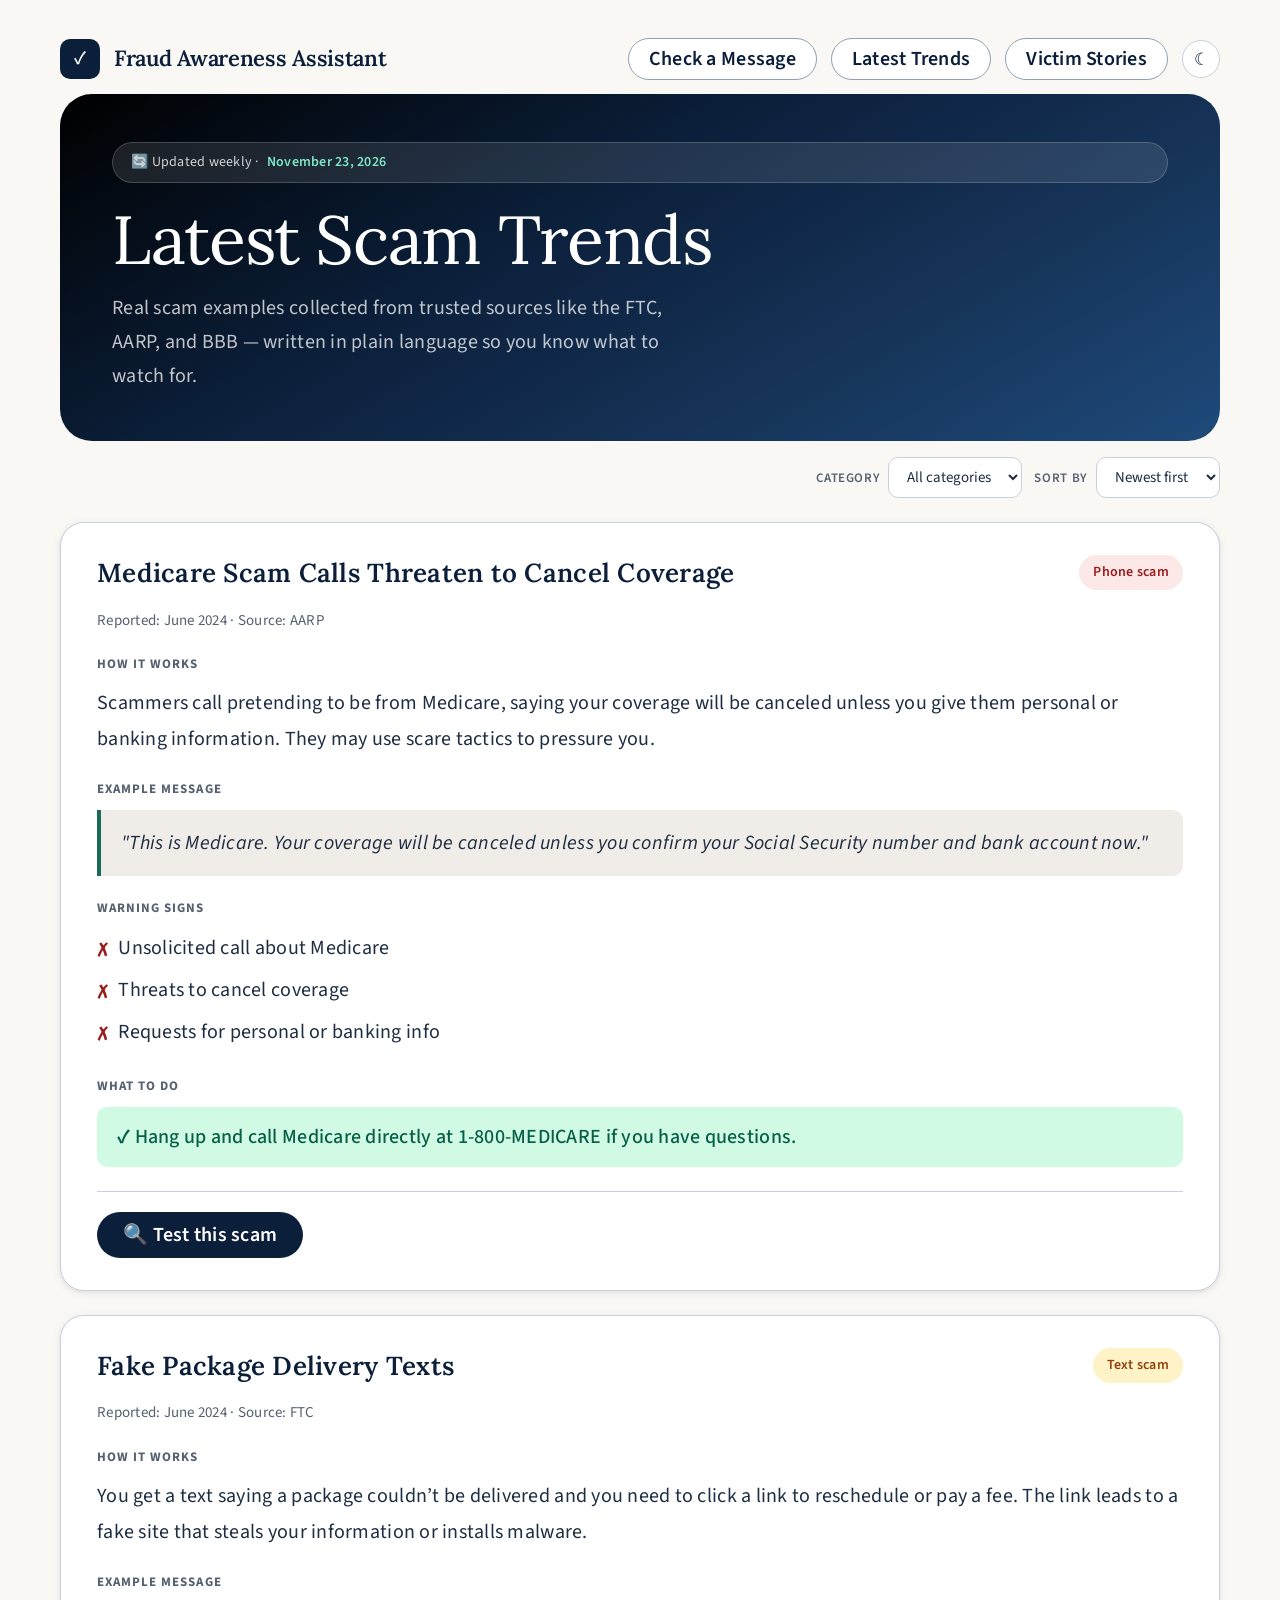
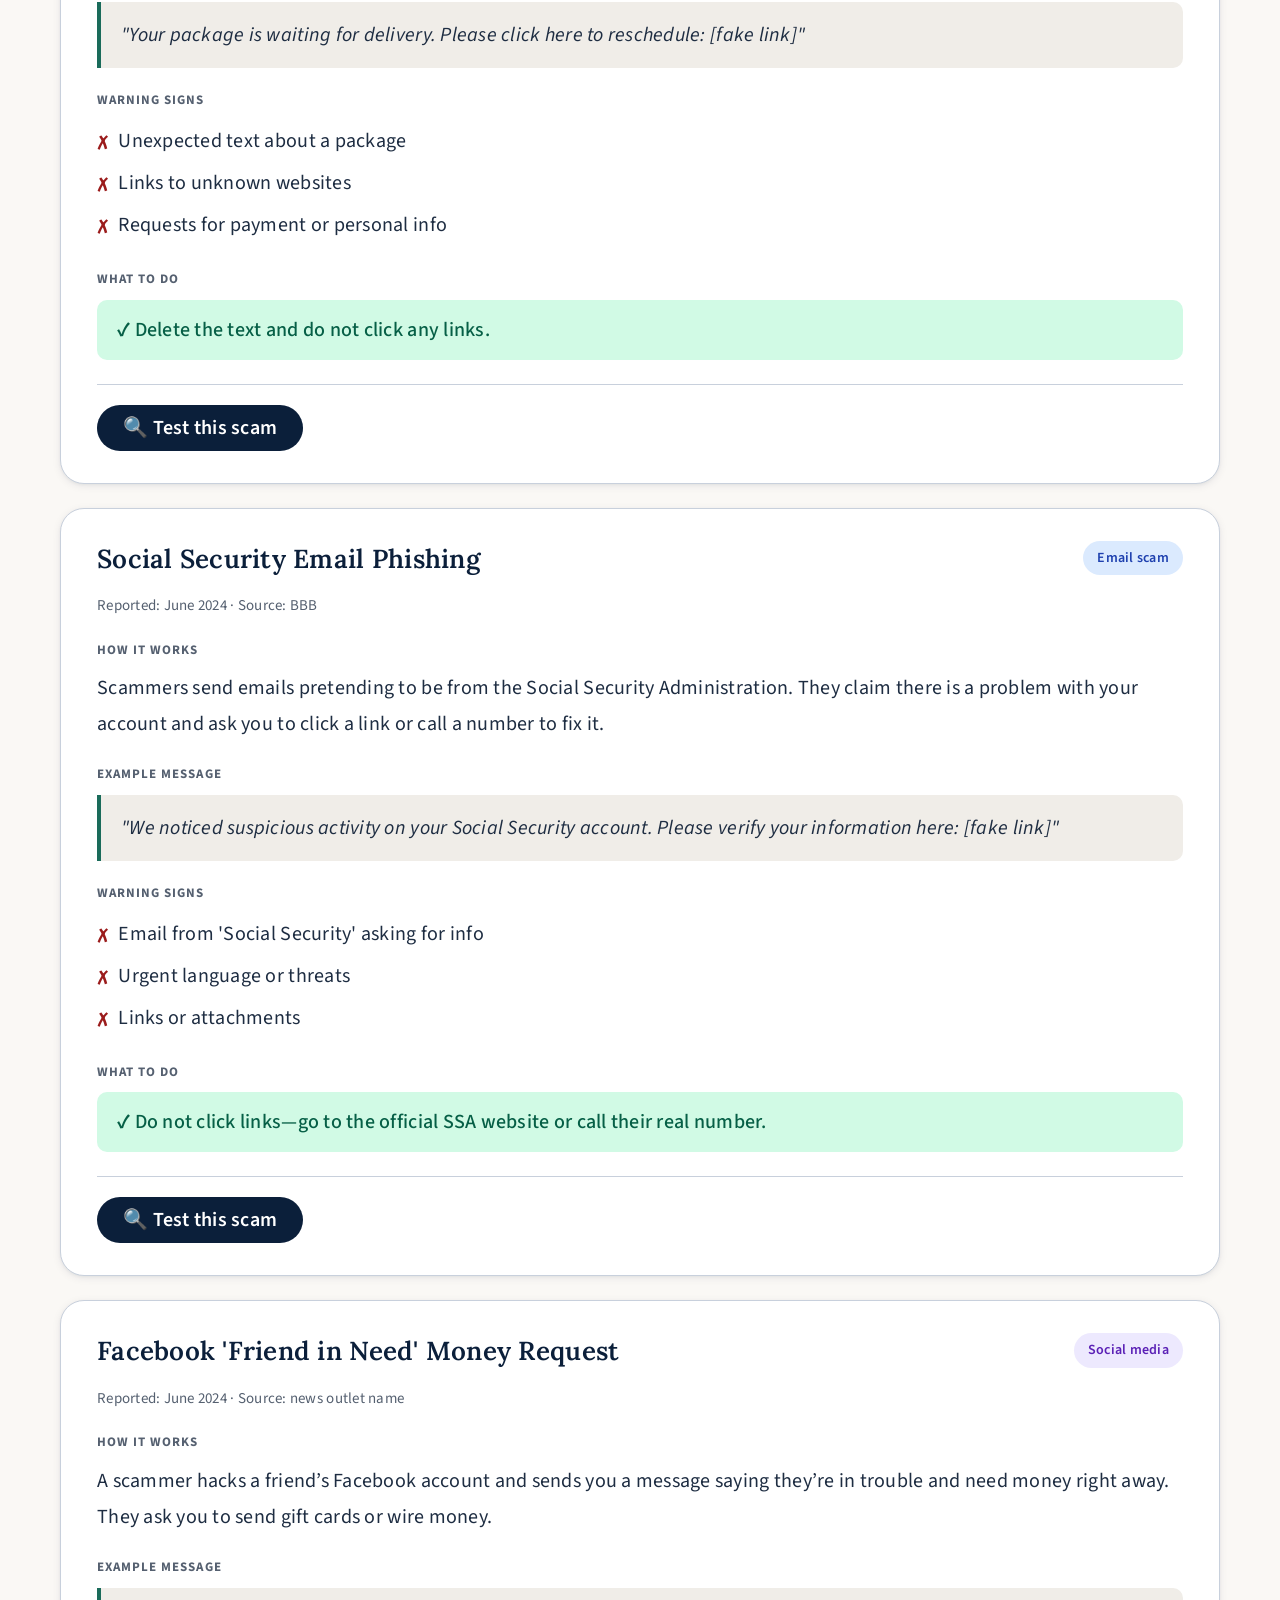
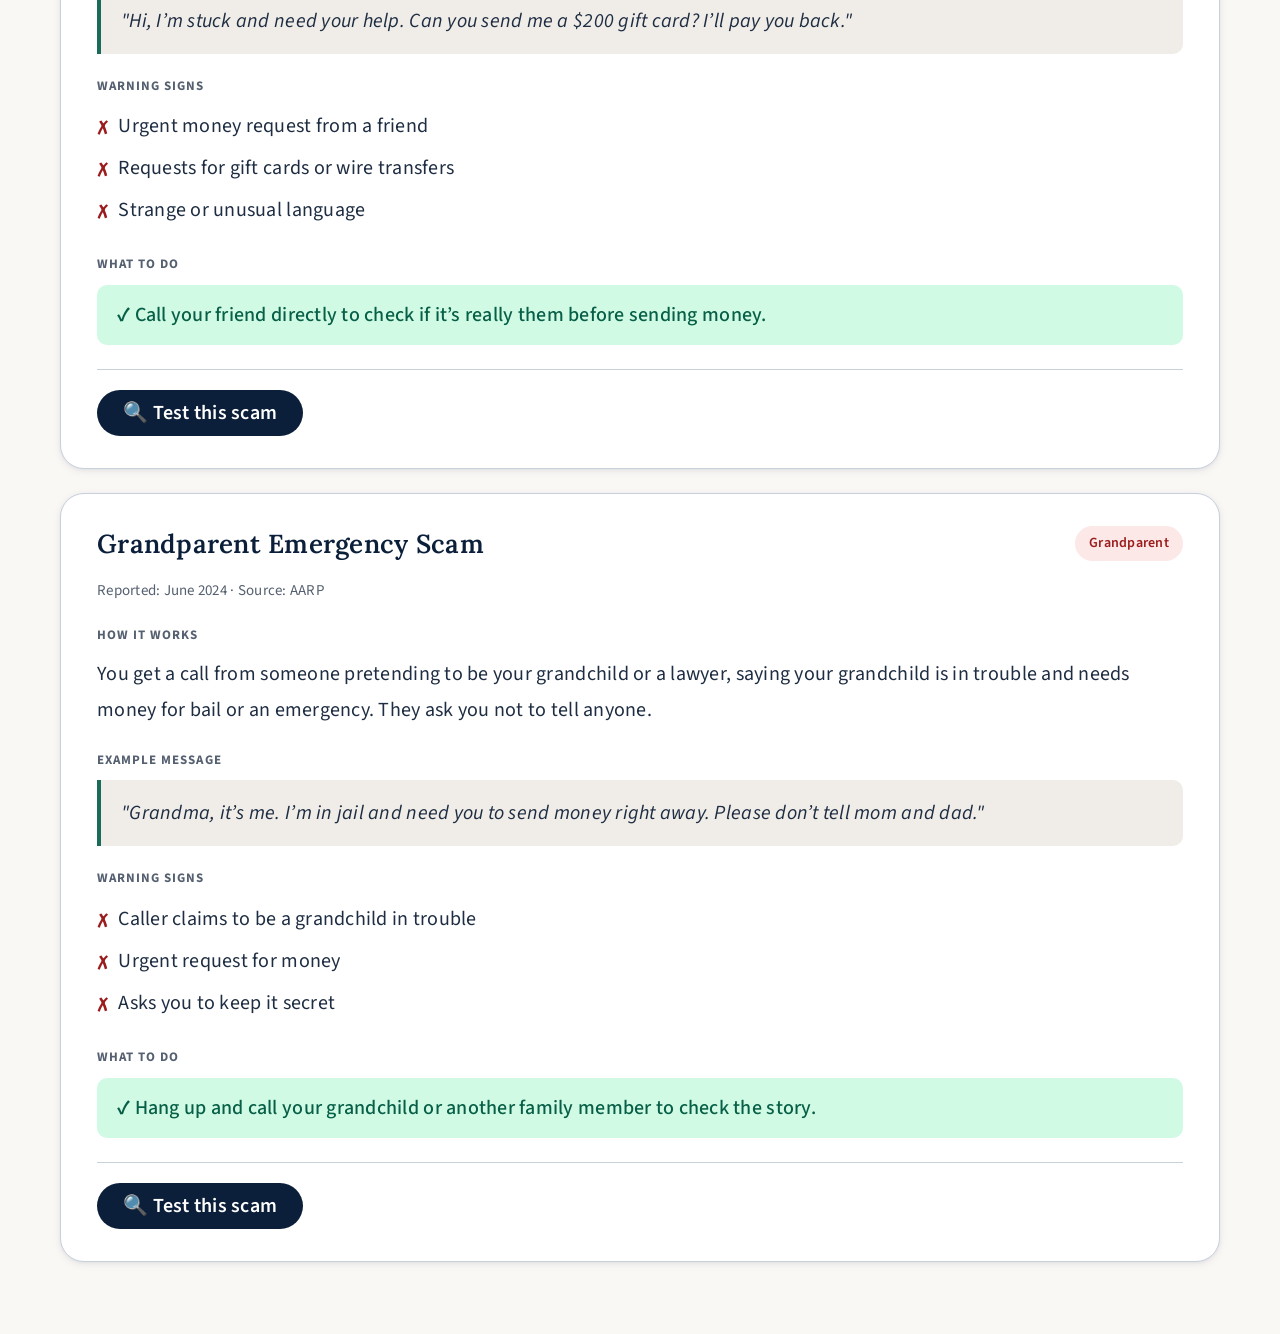
<file: pages/latest-trends.html>
<!DOCTYPE html>
<html lang="en">
<head>
  <meta charset="UTF-8" />
  <meta name="viewport" content="width=device-width, initial-scale=1.0" />
  <title>Latest Scam Trends — Fraud Awareness Assistant</title>
  <link rel="stylesheet" href="../styles.css" />
  <link rel="stylesheet" href="./page.css" />
</head>
<body>
  <div class="app">

    <header class="topbar">
      <div class="brand">
        <div class="brand-shield">✓</div>
        <span>Fraud Awareness Assistant</span>
      </div>
      <div class="top-actions">
        <a href="../index.html" class="learn-btn" style="text-decoration:none;display:flex;align-items:center;">Check a Message</a>
        <a href="./latest-trends.html" class="learn-btn" style="text-decoration:none;display:flex;align-items:center;">Latest Trends</a>
        <a href="./victim-stories.html" class="learn-btn" style="text-decoration:none;display:flex;align-items:center;">Victim Stories</a>
        <button class="theme-btn" type="button" aria-label="Toggle theme">☾</button>
      </div>
    </header>

    <main>

      <!-- HERO -->
      <div class="page-hero">
        <div class="updated-badge">🔄 Updated weekly · <span id="lastUpdated">Loading…</span></div>
        <h1>Latest Scam Trends</h1>
        <p>Real scam examples collected from trusted sources like the FTC, AARP, and BBB — written in plain language so you know what to watch for.</p>
      </div>

      <!-- FILTER BAR -->
      <div class="filter-bar">
        <div class="filter-bar-inner">
          <div class="filter-select-group">
            <label for="category-select">Category</label>
            <select id="category-select">
              <option value="all">All categories</option>
              <option value="phone_scam">Phone</option>
              <option value="text_scam">Text</option>
              <option value="email_scam">Email</option>
              <option value="social_media">Social media</option>
              <option value="romance_scam">Romance</option>
              <option value="government_impersonation">Government</option>
              <option value="tech_support">Tech support</option>
              <option value="grandparent_scam">Grandparent</option>
              <option value="investment_fraud">Investment</option>
              <option value="crypto_scam">Crypto</option>
              <option value="other">Other</option>
            </select>
          </div>
          <div class="filter-select-group">
            <label for="sort-select">Sort by</label>
            <select id="sort-select">
              <option value="newest">Newest first</option>
              <option value="oldest">Oldest first</option>
              <option value="category">By category</option>
            </select>
          </div>
        </div>
      </div>

      <!-- GRID -->
      <div class="page-grid" id="pageGrid">
        <div class="loading-state">Loading latest scam alerts…</div>
      </div>

    </main>

  </div>

  <script>
    const DATA_URL = "../latest-scam-trends/data/scams.json";
    let allItems = [];
    let activeCategory = "all";

    // ── Theme ─────────────────────────────────────────
    const themeBtn = document.querySelector(".theme-btn");
    if (localStorage.getItem("theme") === "dark") {
      document.body.classList.add("dark");
      themeBtn.textContent = "☀";
    }
    themeBtn.addEventListener("click", () => {
      document.body.classList.toggle("dark");
      const isDark = document.body.classList.contains("dark");
      themeBtn.textContent = isDark ? "☀" : "☾";
      localStorage.setItem("theme", isDark ? "dark" : "light");
    });

    // ── Category labels ───────────────────────────────
    const categoryLabels = {
      phone_scam: "Phone scam",
      text_scam: "Text scam",
      email_scam: "Email scam",
      social_media: "Social media",
      romance_scam: "Romance",
      government_impersonation: "Government",
      tech_support: "Tech support",
      grandparent_scam: "Grandparent",
      investment_fraud: "Investment",
      crypto_scam: "Crypto",
      phishing: "Phishing",
      identity_theft: "Identity theft",
      online_shopping_fraud: "Shopping",
      lottery_scam: "Lottery",
      other: "Other",
    };

    // ── Load data ─────────────────────────────────────
    async function loadData() {
      try {
        const res = await fetch(DATA_URL + "?t=" + Date.now());
        if (!res.ok) throw new Error();
        allItems = await res.json();
        render();
        updateLastUpdated();
      } catch {
        document.getElementById("pageGrid").innerHTML =
          `<div class="empty-state"><p>Could not load the scam feed right now. Please check back later.<br>
          Visit <a href="https://consumer.ftc.gov/scams" target="_blank">ftc.gov/scams</a> for the latest alerts.</p></div>`;
      }
    }

    function updateLastUpdated() {
      if (allItems.length > 0 && allItems[0].updated_at) {
        const d = new Date(allItems[0].updated_at);
        document.getElementById("lastUpdated").textContent =
          d.toLocaleDateString("en-US", { month: "long", day: "numeric", year: "numeric" });
      }
    }

    // ── Sort ──────────────────────────────────────────
    const sortSelect = document.getElementById("sort-select");
    sortSelect.addEventListener("change", render);

    function getSorted(items) {
      const val = sortSelect.value;
      const copy = [...items];
      if (val === "oldest")   return copy.sort((a,b) => new Date(a.date_reported||0) - new Date(b.date_reported||0));
      if (val === "category") return copy.sort((a,b) => (a.category||"").localeCompare(b.category||""));
      return copy.sort((a,b) => new Date(b.date_reported||0) - new Date(a.date_reported||0));
    }

    // ── Render ────────────────────────────────────────
    function render() {
      const grid = document.getElementById("pageGrid");
      const filtered = getSorted(
        activeCategory === "all" ? allItems : allItems.filter(s => s.category === activeCategory)
      );
      if (filtered.length === 0) {
        grid.innerHTML = `<div class="empty-state"><p>No items found in this category yet.</p></div>`;
        return;
      }
      grid.innerHTML = filtered.map(item => `
        <div class="page-card">
          <div class="page-card-header">
            <h2 class="page-card-title">${esc(item.title)}</h2>
            <span class="category-badge badge-${item.category}">${categoryLabels[item.category] || item.category}</span>
          </div>
          <div class="page-card-meta">Reported: ${esc(item.date_reported)} · Source: ${esc(item.source)}</div>
          <div class="page-card-body">
            <div class="section-label">How it works</div>
            <p>${esc(item.how_it_works)}</p>
            ${item.example_message ? `
            <div class="section-label">Example message</div>
            <div class="example-box">${esc(item.example_message)}</div>` : ""}
            <div class="section-label">Warning signs</div>
            <ul class="red-flags-list">
              ${(item.red_flags || []).map(f => `<li>${esc(f)}</li>`).join("")}
            </ul>
            <div class="section-label">What to do</div>
            <div class="what-to-do-box">${esc(item.what_to_do)}</div>
          </div>
          <div class="page-card-footer">
            <a href="../index.html?message=${encodeURIComponent(item.example_message || item.how_it_works)}"
               class="action-btn">🔍 Test this scam</a>
          </div>
        </div>
      `).join("");
    }

    // ── Filters ───────────────────────────────────────
    document.getElementById("category-select").addEventListener("change", e => {
      activeCategory = e.target.value;
      render();
    });

    function esc(str) {
      return String(str || "")
        .replace(/&/g,"&amp;").replace(/</g,"&lt;")
        .replace(/>/g,"&gt;").replace(/"/g,"&quot;").replace(/'/g,"&#039;");
    }

    loadData();
  </script>
</body>
</html>
</file>
<file: styles.css>
@import url('https://fonts.googleapis.com/css2?family=Lora:ital,wght@0,400;0,600;1,400&family=Source+Sans+3:wght@400;500;600;700&display=swap');

/* *, *::before, *::after { box-sizing: border-box; } */

:root {
  --navy:      #0b1f3a;
  --navy2:     #163358;
  --navy-soft: #1e4a7a;
  --teal:      #1a6b5a;
  --teal-soft: #218a72;
  --warm-bg:   #faf8f5;
  --warm-card: #ffffff;
  --warm-mist: #f0ede8;
  --ink:       #0d1b2e;
  --body-text: #1e2d42;
  --muted:     #556070;
  --border:    #c8d0dc;
  --border-strong: #8fa0b5;
  --gold-soft: #fdf3e0;
  --danger:    #9b1c1c;
  --danger-bg: #fde8e8;
  --danger-border: #f5a0a0;
  --shadow-sm: 0 2px 8px rgba(11,31,58,0.08), 0 1px 3px rgba(11,31,58,0.05);
  --shadow-lg: 0 12px 40px rgba(11,31,58,0.13), 0 4px 16px rgba(11,31,58,0.08);
  --r-sm: 10px; --r-md: 16px; --r-lg: 24px; --r-xl: 32px;

  /* type scale */
  --text-xs:   17px;
  --text-sm:   20px;
  --text-base: 22px;
  --text-md:   26px;
  --text-lg:   32px;
  --text-xl:   42px;
  --text-hero: 68px;
}

html, body { width: 100%; min-height: 100vh; }

body {
  margin: 0;
  font-family: 'Source Sans 3', sans-serif;
  font-size: var(--text-base);
  line-height: 1.9;
  color: var(--body-text);
  background: var(--warm-bg);
  /* background-image: radial-gradient(ellipse 90% 40% at 50% 0%, rgba(26,107,90,0.07) 0%, transparent 55%); */
  -webkit-font-smoothing: antialiased;
  letter-spacing: 0.012em;
}

.sr-only {
  position: absolute; width: 1px; height: 1px;
  padding: 0; margin: -1px; overflow: hidden;
  clip: rect(0,0,0,0); white-space: nowrap; border: 0;
}

.app {
  width: 100%;
  max-width: 1080px;
  margin: 0 auto;
  padding: 0 28px 60px;
}

/* ── TOPBAR ─────────────────────────────────────────── */
.topbar {
  display: flex;
  align-items: center;
  justify-content: space-between;
  padding: 14px 0;
  /*background: var(--warm-bg);
  margin: 0 -28px;
  padding-left: 28px;
  padding-right: 28px;
  border-bottom: 1.5px solid var(--border);*/
}

.brand {
  display: flex;
  align-items: center;
  gap: 14px;
}

.brand-shield {
  width: 40px; height: 40px;
  display: grid; place-items: center;
  background: var(--navy); color: white;
  border-radius: 10px; font-size: 19px; font-weight: 600;
  border: none;
  flex-shrink: 0;
}

.brand > span {
  font-family: 'Lora', serif;
  font-size: 22px; font-weight: 600;
  color: var(--navy); letter-spacing: -0.3px;
  white-space: nowrap;
  overflow: hidden;
  text-overflow: ellipsis;
  min-width: 0;
}

.brand {
  min-width: 0;
  flex-shrink: 1;
}

.top-actions {
  flex-shrink: 0;
}

.top-actions { display: flex; align-items: center; gap: 14px; }

.learn-btn {
  height: 40px; padding: 0 20px;
  border: 1.5px solid var(--border-strong); border-radius: 999px;
  background: white; color: var(--navy);
  font-family: 'Source Sans 3', sans-serif;
  font-size: var(--text-sm); font-weight: 600; cursor: pointer;
  transition: border-color 0.2s, background 0.2s;
  text-decoration: none; display: inline-flex; align-items: center;
}
.learn-btn:hover { border-color: var(--navy); background: var(--warm-mist); }

.theme-btn {
  width: 38px; height: 38px;
  border: 1.5px solid var(--border); border-radius: 50%;
  background: white; color: var(--navy);
  font-size: 17px; cursor: pointer;
  display: grid; place-items: center; transition: background 0.2s;
}
.theme-btn:hover { background: var(--warm-mist); }

/* ── MAIN FRAME ─────────────────────────────────────── */
.main-frame {
  background: transparent;
  /* border: 1.5px solid var(--border); */
  border-radius: var(--r-xl);
  /* box-shadow: var(--shadow-lg); */
  overflow: hidden;
  margin-top: 0;
}

/* ── UPDATED BADGE (shared with page.css) ───────────── */
.updated-badge {
  display: inline-flex;
  align-items: center;
  gap: 8px;
  background: rgba(255,255,255,0.10);
  border: 1px solid rgba(255,255,255,0.18);
  border-radius: 999px;
  padding: 6px 18px;
  font-size: var(--text-xs);
  color: rgba(255,255,255,0.80);
  margin-bottom: 18px;
}
.updated-badge span { color: #7ee8c8; font-weight: 600; }

/* ── HERO ───────────────────────────────────────────── */
.hero {
  display: flex;
  align-items: center;
  justify-content: space-between;
  gap: 32px;
  padding: 48px 52px;
  background: linear-gradient(150deg, #000000 0%, var(--navy) 40%, var(--navy2) 70%, var(--navy-soft) 100%);
  min-height: 220px;
}

.hero-copy h1 {
  margin: 0;
  font-family: 'Lora', serif;
  font-size: var(--text-hero);
  font-weight: 400;
  line-height: 1.12;
  letter-spacing: -0.01em;
  color: white;
}

.hero-copy h1 span { font-style: normal; color: #f6c34d; }

.hero-copy p {
  margin: 18px 0 0;
  font-size: 28px;
  line-height: 1.5;
  color: rgba(255,255,255,0.75);
  font-weight: 400;
  max-width: 44ch;
}

.privacy-card {
  flex-shrink: 0;
  display: flex;
  flex-direction: column;
  align-items: center;
  gap: 10px;
  padding: 22px 24px;
  border-radius: var(--r-md);
  background: rgba(255,255,255,0.08);
  border: 1.5px solid rgba(255,255,255,0.18);
  text-align: center;
  max-width: 190px;
}

.lock-icon {
  font-size: 32px;
  line-height: 1;
}

.privacy-card-label {
  font-size: 17px;
  font-weight: 700;
  color: white;
  line-height: 1.25;
}

.privacy-card-text {
  font-size: 13px;
  color: rgba(255,255,255,0.52);
  line-height: 1.5;
  font-weight: 400;
}

/* ── CONTENT ────────────────────────────────────────── */
.content-area { padding: 44px 52px 56px; }

/* ── INPUT GRID ─────────────────────────────────────── */
.input-grid {
  display: grid;
  grid-template-columns: minmax(0,1fr) minmax(0,1fr);
  gap: 28px;
  margin-left: -52px;
  margin-right: -52px;
}

.input-card {
  border: 2px solid var(--border);
  border-radius: var(--r-lg);
  background: white;
  box-shadow: var(--shadow-sm);
  padding: 32px;
  transition: border-color 0.2s, box-shadow 0.25s;
  display: flex;
  flex-direction: column;
}

.input-card:focus-within {
  border-color: var(--teal-soft);
  box-shadow: 0 0 0 4px rgba(26,107,90,0.10), var(--shadow-sm);
}

.input-card h2 {
  margin: 0 0 20px;
  font-family: 'Lora', serif;
  font-size: var(--text-lg);
  font-weight: 600;
  color: var(--navy);
  letter-spacing: -0.2px;
  line-height: 1.2;
}

.textarea-box { position: relative; flex: 1; display: flex; flex-direction: column; }

textarea {
  box-sizing: border-box;
  width: 100%;
  height: 170px;
  flex: 1;
  display: block; resize: none;
  border: 2px solid var(--border); border-radius: var(--r-sm);
  padding: 16px 16px 42px;
  color: var(--ink);
  font-family: 'Source Sans 3', sans-serif;
  font-size: var(--text-base); line-height: 1.7;
  outline: none; background: var(--warm-bg);
  transition: border-color 0.2s, background 0.2s;
  letter-spacing: 0.012em;
}

textarea:focus {
  border-color: var(--teal-soft); background: white;
  box-shadow: 0 0 0 4px rgba(26,107,90,0.08);
}

textarea::placeholder { color: #8a9db5; font-size: var(--text-base); }

#charCount {
  position: absolute; right: 14px; bottom: 13px;
  color: var(--muted); font-size: var(--text-xs); font-weight: 600;
}

.drop-zone {
  display: flex; flex-direction: column;
  align-items: center; justify-content: center; gap: 6px;
  flex: 1;
  min-height: 190px;
  border: 3px dashed var(--border); border-radius: var(--r-md);
  background: var(--warm-bg); text-align: center; cursor: pointer;
  padding: 20px;
  transition: border-color 0.2s, background 0.2s;
}

.drop-zone:hover { border-color: var(--teal-soft); background: #f0f9f6; }
.drop-zone input { display: none; }

.upload-icon {
  width: 52px; height: 52px; display: grid; place-items: center;
  border-radius: 14px; background: #e4eefb;
  color: var(--navy-soft); font-size: 24px; font-weight: 700;
  border: 1.5px solid #b8cfe8; margin-bottom: 6px;
}

.drop-zone strong { font-size: var(--text-md); font-weight: 700; color: var(--navy); line-height: 1.2; }
.drop-zone span   { font-size: var(--text-sm); color: var(--navy-soft); font-weight: 500; }
.drop-zone small  { font-size: var(--text-xs); color: var(--muted); margin-top: 4px; }
.drop-zone em     { font-style: normal; font-size: var(--text-sm); font-weight: 700; color: var(--teal); margin-top: 4px; }
.drop-zone.drag-over { border-color: var(--teal-soft); background: #e8f7f1; }

.input-footer {
  margin-top: auto;
  padding-top: 20px;
  display: flex;
  align-items: center;
  justify-content: center;
  gap: 14px;
}


/* ── BUTTONS ────────────────────────────────────────── */
.primary-btn {
  flex-shrink: 0; height: 58px; padding: 0 30px; border: none;
  border-radius: var(--r-sm); background: var(--teal); color: white;
  font-family: 'Source Sans 3', sans-serif;
  font-size: var(--text-md); font-weight: 700; cursor: pointer;
  transition: background 0.2s, transform 0.12s, box-shadow 0.2s;
}
.primary-btn:hover { background: var(--teal-soft); box-shadow: 0 6px 18px rgba(26,107,90,0.28); }
.primary-btn:active { transform: scale(0.98); }
.primary-btn:disabled { opacity: 0.5; cursor: not-allowed; transform: none; }
.input-card .primary-btn {
  width: 100%;
  justify-content: center;
}
.primary-btn.blue-btn { background: var(--navy-soft); }
.primary-btn.blue-btn:hover { background: var(--navy2); box-shadow: 0 6px 18px rgba(11,31,58,0.28); }

.primary-btn.loading { position: relative; color: transparent; pointer-events: none; }
.primary-btn.loading::after {
  content: ''; position: absolute; inset: 0; margin: auto;
  width: 24px; height: 24px;
  border: 3px solid rgba(255,255,255,0.35); border-top-color: white;
  border-radius: 50%; animation: spin 0.7s linear infinite;
}
@keyframes spin { to { transform: rotate(360deg); } }

.outline-btn {
  width: 100%; height: 52px; margin-top: 16px;
  border: 2px solid var(--border-strong); border-radius: var(--r-sm);
  background: transparent; color: var(--navy);
  font-family: 'Source Sans 3', sans-serif;
  font-size: var(--text-sm); font-weight: 700; cursor: pointer;
  transition: border-color 0.2s, background 0.2s;
}
.outline-btn:hover { border-color: var(--navy); background: var(--warm-mist); }

/* ── LOADING PANEL ──────────────────────────────────── */
.loading-panel {
  margin-top: 36px;
  margin-left: -52px;
  margin-right: -52px;
  padding: 48px 40px;
  border: 2px solid var(--border);
  border-radius: var(--r-lg);
  background: white;
  box-shadow: var(--shadow-sm);
  animation: slide-up 0.3s ease;
}

.loading-inner {
  display: flex;
  align-items: center;
  gap: 40px;
  max-width: 560px;
  margin: 0 auto;
}

.loading-spinner {
  flex-shrink: 0;
  width: 72px; height: 72px;
  color: var(--teal);
  animation: spin 1.1s linear infinite;
}

.loading-spinner svg { width: 100%; height: 100%; display: block; }

.loading-headline {
  margin: 0 0 20px;
  font-family: 'Lora', serif;
  font-size: var(--text-lg);
  font-weight: 600;
  color: var(--navy);
  letter-spacing: -0.2px;
  line-height: 1.2;
}

.loading-steps { display: flex; flex-direction: column; gap: 14px; }

.loading-step {
  display: flex; align-items: center; gap: 14px;
  font-size: var(--text-sm); color: var(--muted);
  font-weight: 500; transition: color 0.3s;
}

.loading-step.active { color: var(--teal); font-weight: 700; }
.loading-step.done   { color: var(--body-text); }
.loading-step.done .lstep-dot { background: var(--teal); }

.lstep-dot {
  width: 10px; height: 10px; border-radius: 50%;
  background: var(--border); flex-shrink: 0;
  transition: background 0.3s;
}

.loading-step.active .lstep-dot {
  background: var(--teal);
  box-shadow: 0 0 0 3px rgba(26,107,90,0.20);
  animation: pulse-dot 1s ease-in-out infinite;
}

@keyframes pulse-dot {
  0%, 100% { transform: scale(1); }
  50%       { transform: scale(1.35); }
}

/* ── RESULTS ────────────────────────────────────────── */
.results-frame {
  margin-top: 36px;
  margin-left: -52px;
  margin-right: -52px;
  border: 2px solid var(--border); border-radius: var(--r-lg);
  background: white; box-shadow: var(--shadow-sm);
  overflow: hidden; animation: slide-up 0.4s ease;
}

@keyframes slide-up {
  from { opacity: 0; transform: translateY(16px); }
  to   { opacity: 1; transform: translateY(0); }
}

.results-title {
  padding: 26px 32px 24px;
  border-bottom: 2px solid var(--border);
  background: var(--warm-mist);
}

.results-title h2 {
  margin: 0;
  font-family: 'Lora', serif;
  font-size: var(--text-xl); font-weight: 600;
  color: var(--navy); letter-spacing: -0.3px;
}

.results-grid {
  display: grid;
  grid-template-columns: 220px 1fr;
  border-bottom: 2px solid var(--border);
}

.results-right-col {
  display: flex;
  flex-direction: column;
}

.result-card {
  padding: 28px 28px 24px;
}

/* warning card — top right, red left border, bottom divider */
.warning-card {
  border-bottom: 1.5px solid var(--border);
  border-left: 4px solid var(--danger-border);
}

/* what to do card — bottom right, green left border */
.what-to-do-card {
  border-left: 4px solid #a8d8bc;
  flex: 1;
}

.result-card h3 {
  margin: 0 0 18px;
  font-size: var(--text-xs); font-weight: 700;
  color: var(--muted); text-transform: uppercase; letter-spacing: 0.08em;
}

.what-to-do-card > h3 {
  color: var(--teal);
  font-size: var(--text-sm);
  font-weight: 700;
  text-transform: none;
  letter-spacing: 0;
}

/* score card */
.score-card { background: var(--navy); border-right: 1.5px solid rgba(255,255,255,0.10); display: flex; flex-direction: column; }
.score-card h3 { display: none; }

.score-content {
  display: flex;
  flex-direction: column;
  align-items: center;
  justify-content: center;
  gap: 16px;
  text-align: center;
  padding: 16px 8px;
  flex: 1;
}

.risk-label {
  font-family: 'Lora', serif;
  font-size: 38px;
  font-weight: 600;
  line-height: 1.15;
  text-align: center;
  letter-spacing: -0.01em;
  padding: 16px 24px;
  border-radius: var(--r-md);
  transition: color 0.5s, background 0.5s, border-color 0.5s;
  /* default neutral state */
  color: rgba(255,255,255,0.35);
  background: rgba(255,255,255,0.05);
  border: 2px solid rgba(255,255,255,0.10);
}
.risk-label.low {
  color: #6ee7b7;
  background: rgba(26,92,66,0.22);
  border-color: rgba(52,211,153,0.35);
}
.risk-label.medium {
  color: #fcd34d;
  background: rgba(180,115,9,0.20);
  border-color: rgba(251,191,36,0.35);
}
.risk-label.high {
  color: #fca5a5;
  background: rgba(155,28,28,0.22);
  border-color: rgba(248,113,113,0.35);
}

.risk-badge {
  display: inline-flex; align-items: center; gap: 7px;
  margin-top: 0; padding: 10px 18px; border-radius: 999px;
  font-size: var(--text-sm); font-weight: 700; letter-spacing: 0.02em;
}
.risk-badge.high   { background: rgba(155,28,28,0.20); color: #fca5a5; border: 1.5px solid rgba(155,28,28,0.32); }
.risk-badge.medium { background: rgba(180,115,9,0.20);  color: #fcd34d; border: 1.5px solid rgba(180,115,9,0.32); }
.risk-badge.low    { background: rgba(26,92,66,0.22);   color: #6ee7b7; border: 1.5px solid rgba(26,92,66,0.32); }

.gauge-area { min-width: 0; width: 100%; }
.risk-gauge-svg { width: 100%; max-width: 170px; display: block; margin: 0 auto 6px; }
.risk-gauge-svg path { fill: none; stroke-width: 18; stroke-linecap: butt; opacity: 0.8; }
.gauge-low { stroke: #34d399; } .gauge-mid { stroke: #fbbf24; } .gauge-high { stroke: #f87171; }
.risk-gauge-svg line {
  stroke: rgba(255,255,255,0.92); stroke-width: 4; stroke-linecap: round;
  transform-origin: 110px 110px;
  transition: transform 0.8s cubic-bezier(0.34,1.4,0.64,1);
}
.risk-gauge-svg circle { fill: rgba(255,255,255,0.92); }
.gauge-labels { display: flex; justify-content: space-between; font-size: var(--text-xs); font-weight: 700; letter-spacing: 0.04em; text-transform: uppercase; width: 100%; max-width: 170px; margin: 0 auto; }
.gauge-labels span:first-child { color: #34d399; }
.gauge-labels span:last-child  { color: #f87171; }



/* flags + steps */


.warning-card h3 {
  color: var(--danger);
  font-size: var(--text-sm);
  font-weight: 700;
  text-transform: none;
  letter-spacing: 0;
}



.flag-list, .steps-list { list-style: none; padding: 0; margin: 0; }

.flag-list li, .steps-list li {
  padding: 12px 0; font-size: var(--text-base); line-height: 1.6;
  color: var(--body-text); border-bottom: 1.5px solid var(--border);
  display: flex; align-items: flex-start; gap: 10px;
  letter-spacing: 0.012em;
}
.flag-list li:last-child, .steps-list li:last-child { border-bottom: none; }

.flag-list li::before {
  content: "✕"; color: var(--danger); font-size: 18px;
  font-weight: 700; margin-top: 2px; flex-shrink: 0; line-height: 1;
}

.steps-list li::before {
  content: "✓"; color: var(--teal); font-size: 20px;
  font-weight: 700; margin-top: 1px; flex-shrink: 0; line-height: 1;
}

/* ── FULL ANALYSIS ──────────────────────────────────── */
.full-analysis {
  padding: 32px 32px 36px;
  border-top: 2px solid var(--border); background: var(--warm-bg);
}
.full-analysis.hidden { display: none; }

.full-analysis h3 {
  margin: 0 0 10px;
  font-family: 'Lora', serif; font-size: var(--text-md);
  font-weight: 600; color: var(--navy); letter-spacing: -0.2px;
}

.full-analysis p {
  margin: 0; color: var(--body-text);
  font-size: var(--text-base); line-height: 1.85;
  letter-spacing: 0.012em; width: 100%;
  text-align: justify;
}

#disclaimerText {
  margin-top: 20px !important;
  font-size: var(--text-xs) !important;
  color: var(--muted);
  font-style: italic;
  line-height: 1.6;
}

/* ── ACCURACY CARD ──────────────────────────────────── */
.accuracy-card {
  padding: 22px 32px 20px;
  border-top: 1.5px solid var(--border);
  background: var(--warm-bg);
  display: flex;
  flex-direction: column;
  align-items: center;
  gap: 14px;
  text-align: center;
}

.accuracy-label {
  margin: 0;
  font-size: var(--text-xs);
  font-weight: 700;
  color: var(--muted);
  text-transform: uppercase;
  letter-spacing: 0.07em;
}

.accuracy-options {
  display: flex;
  gap: 12px;
  flex-wrap: wrap;
  justify-content: center;
}

.accuracy-btn {
  height: 46px;
  padding: 0 24px;
  border-radius: 999px;
  font-family: 'Source Sans 3', sans-serif;
  font-size: var(--text-sm);
  font-weight: 700;
  cursor: pointer;
  transition: background 0.2s, border-color 0.2s, transform 0.12s;
}

.accuracy-true   { background: #e6f7ef; border: 2px solid #a8d8bc; color: var(--teal); }
.accuracy-true:hover   { background: #cdf0de; border-color: var(--teal); }

.accuracy-false  { background: var(--danger-bg); border: 2px solid var(--danger-border); color: var(--danger); }
.accuracy-false:hover  { background: #fbd0d0; border-color: var(--danger); }

.accuracy-unsure { background: var(--warm-mist); border: 2px solid var(--border-strong); color: var(--muted); }
.accuracy-unsure:hover { background: #e4e7ec; border-color: var(--navy); }

.accuracy-btn:disabled { opacity: 0.45; cursor: not-allowed; transform: none; }
.accuracy-btn.selected { transform: scale(0.96); }

.accuracy-thanks {
  margin: 0;
  font-size: var(--text-xs);
  color: var(--teal);
  font-weight: 600;
}

body.dark .accuracy-card { background: var(--warm-mist); border-color: var(--border); }
body.dark .accuracy-true   { background: rgba(26,107,90,0.15); border-color: #1a5c3a; color: #6ee7b7; }
body.dark .accuracy-false  { background: rgba(155,28,28,0.15); border-color: #7f2020; color: #fca5a5; }
body.dark .accuracy-unsure { background: var(--warm-card); border-color: var(--border); color: var(--muted); }
body.dark .accuracy-true:hover   { background: rgba(26,107,90,0.28); }
body.dark .accuracy-false:hover  { background: rgba(155,28,28,0.28); }
body.dark .accuracy-unsure:hover { background: var(--warm-mist); border-color: var(--border-strong); }

/* ── BOTTOM CALLOUT ─────────────────────────────────── */
.bottom-callout {
  padding: 22px 32px;
  background: linear-gradient(105deg, var(--navy) 0%, var(--navy-soft) 100%);
  display: flex;
  justify-content: center;
  align-items: center;
}

.bottom-callout .attribution {
  font-size: 15px;
  font-weight: 400;
  color: rgba(255,255,255,0.72);
  line-height: 1.6;
  /* max-width: 62ch; */
  text-align: center;
}



/* ── DARK THEME ─────────────────────────────────────── */
body.dark {
  --warm-bg:       #0f1117;
  --warm-card:     #1a1d27;
  --warm-mist:     #252836;
  --ink:           #f1f5f9;
  --body-text:     #e2e8f0;
  --muted:         #94a3b8;
  --border:        #2d3748;
  --border-strong: #4a5568;
  --gold-soft:     #2d2510;
  --danger-bg:     #2d1515;
  --danger-border: #7f2020;
  --shadow-sm:     0 2px 8px rgba(0,0,0,0.35), 0 1px 3px rgba(0,0,0,0.25);
  --shadow-lg:     0 12px 40px rgba(0,0,0,0.5), 0 4px 16px rgba(0,0,0,0.35);
}

/* elements that use hardcoded colors rather than variables */
body.dark .brand > span { color: var(--body-text); }
body.dark .brand-shield { background: var(--warm-mist); color: var(--body-text); }

body.dark .learn-btn {
  background: var(--warm-card);
  color: var(--body-text);
  border-color: var(--border);
}
body.dark .learn-btn:hover { background: var(--warm-mist); border-color: var(--border-strong); }

body.dark .theme-btn { background: var(--warm-card); border-color: var(--border); color: var(--body-text); }
body.dark .theme-btn:hover { background: var(--warm-mist); }

body.dark .input-card { background: var(--warm-card); border-color: var(--border); }

body.dark textarea { background: var(--warm-mist); color: var(--body-text); }
body.dark textarea:focus { background: var(--warm-card); }
body.dark textarea::placeholder { color: var(--muted); }

body.dark .drop-zone { background: var(--warm-mist); border-color: var(--border); }
body.dark .drop-zone:hover { background: var(--warm-card); border-color: var(--border-strong); }
body.dark .drop-zone strong { color: var(--body-text); }
body.dark .drop-zone span   { color: var(--muted); }
body.dark .upload-icon { background: #1e2a3a; border-color: var(--border); color: #7eb8f7; }

body.dark .image-preview-wrap { border-color: var(--border); background: var(--warm-mist); }

body.dark .loading-panel { background: var(--warm-card); border-color: var(--border); }
body.dark .loading-headline { color: var(--body-text); }

body.dark .results-frame { background: var(--warm-card); border-color: var(--border); }
body.dark .results-title { background: var(--warm-mist); border-color: var(--border); }
body.dark .results-title h2 { color: var(--body-text); }

body.dark .result-card { background: var(--warm-card); }
body.dark .result-card h3 { color: var(--muted); }
body.dark .warning-card { border-color: var(--border); border-left-color: #7f2020; }
body.dark .what-to-do-card { border-left-color: #1a5c3a; }
body.dark .flag-list li, body.dark .steps-list li { color: var(--body-text); border-color: var(--border); }

body.dark .what-to-do-box { background: rgba(16,185,129,0.10); color: #6ee7b7; }

body.dark .full-analysis { background: var(--warm-mist); border-color: var(--border); }
body.dark .full-analysis h3 { color: var(--body-text); }
body.dark .full-analysis p  { color: var(--body-text); }

body.dark .full-explanation-bar { background: var(--warm-mist); border-color: var(--border); }
body.dark .full-explanation-btn {
  background: rgba(200,160,0,0.12);
  border-color: rgba(200,160,0,0.28);
  color: #fcd34d;
}
body.dark .full-explanation-btn:hover {
  background: rgba(200,160,0,0.22);
  border-color: rgba(200,160,0,0.5);
  box-shadow: none;
}

body.dark .reassurance-note { background: rgba(26,107,90,0.15); color: #6ee7b7; }

body.dark .clear-image-btn { background: var(--warm-card); color: #fca5a5; border-color: var(--border); }


/* ── UTILITY ────────────────────────────────────────── */
.hidden { display: none !important; }

/* ── RESPONSIVE ─────────────────────────────────────────────
   3 tiers:
   Desktop  > 960px  — side-by-side cards, full padding
   Tablet   640–960px — side-by-side cards, tighter padding, smaller type
   Phone    < 640px  — single column, compact type, stacked layout
   ─────────────────────────────────────────────────────────── */

/* ── TABLET (641px – 960px) ─────────────────────────── */
@media (max-width: 960px) {
  :root {
    --text-xs:   15px;
    --text-sm:   17px;
    --text-base: 18px;
    --text-md:   21px;
    --text-lg:   26px;
    --text-xl:   32px;
    --text-hero: 40px;
  }

  .app { padding: 14px 20px 44px; }

  .hero { padding: 36px 32px; gap: 20px; min-height: 200px; }
  .hero-copy p { max-width: 100%; font-size: 22px; }
  .privacy-card { max-width: 260px; padding: 18px 20px; }

  .content-area { padding: 28px 24px 40px; }

  /* keep 2-col input grid on tablet */
  .input-grid { gap: 20px; margin-left: -24px; margin-right: -24px; }
  .input-card { padding: 24px; }
  textarea { height: 140px; }
  .drop-zone { min-height: 160px; }

  /* results: 2 col on tablet — score full width, flags+steps side by side */
  .results-grid {
    grid-template-columns: 1fr 1fr;
  }
  .results-grid { grid-template-columns: 1fr; }
  .results-right-col { border-top: 1.5px solid var(--border); }
  .score-card {
    border-right: none;
    border-bottom: none;
  }
  .score-content { flex-direction: column; align-items: center; gap: 14px; }
  .result-card { border-right: none; border-bottom: 1.5px solid var(--border); }
  .result-card:last-child { border-bottom: none; }

  .results-title { padding: 20px 24px; }
  .result-card { padding: 22px 22px 20px; }
  .full-analysis { padding: 26px 24px 30px; }
  .bottom-callout { padding: 18px 24px; }

  .loading-inner { gap: 24px; }
  .loading-panel { padding: 36px 28px; margin-left: -24px; margin-right: -24px; }
  .results-frame { margin-left: -24px; margin-right: -24px; }

  .brand > span { font-size: 18px; }
  .brand-shield { width: 40px; height: 40px; font-size: 18px; }
  .theme-btn { display: none; }
  .learn-btn { height: 40px; padding: 0 18px; font-size: 15px; }
}

/* ── PHONE (≤ 640px) ────────────────────────────────── */
@media (max-width: 640px) {
  :root {
    --text-xs:   14px;
    --text-sm:   16px;
    --text-base: 17px;
    --text-md:   20px;
    --text-lg:   24px;
    --text-xl:   28px;
    --text-hero: 32px;
  }

  .app { padding: 10px 12px 36px; }
  .main-frame { border-radius: var(--r-lg); }

  /* hero stacks vertically on phone */
  .hero {
    flex-direction: column;
    align-items: flex-start;
    padding: 28px 22px 24px;
    gap: 16px;
  }
  .privacy-card { max-width: 100%; width: 100%; }

  .theme-btn { display: none; }
  .topbar { padding-bottom: 12px; }
  .learn-btn {
    height: 38px;
    padding: 0 14px;
    font-size: 14px;
    white-space: nowrap;
    flex-shrink: 0;
  }
  .brand-shield { width: 34px; height: 34px; font-size: 15px; border-radius: 8px; }
  .brand > span { font-size: 15px; }

  .content-area { padding: 22px 16px 32px; }

  /* single column inputs on phone */
  .input-grid { grid-template-columns: 1fr; gap: 16px; margin-left: -16px; margin-right: -16px; }
  .input-card { padding: 20px 18px; }
  textarea { height: 130px; }
  .drop-zone { min-height: 150px; }
  .primary-btn { height: 56px; }

  /* results single column on phone */
  .results-grid { grid-template-columns: 1fr; }
  .score-card { grid-column: auto; border-bottom: 1.5px solid rgba(255,255,255,0.12); }
  .score-content { flex-direction: column; align-items: center; gap: 12px; }
  .score-number { font-size: 64px; }
  .result-card { border-right: none; border-bottom: 1.5px solid var(--border); }
  .result-card:last-child { border-bottom: none; }

  .results-title { padding: 18px 18px; }
  .result-card { padding: 18px 16px; }
  .full-analysis { padding: 20px 16px 24px; }

  .bottom-callout {
    flex-direction: column;
    align-items: stretch;
    padding: 18px 16px;
    gap: 14px;
  }
  .bottom-callout button { width: 100%; text-align: center; }

  .loading-inner {
    flex-direction: column;
    align-items: flex-start;
    gap: 20px;
  }
  .loading-panel { padding: 28px 18px; margin-left: -16px; margin-right: -16px; }
  .results-frame { margin-left: -16px; margin-right: -16px; }
  .loading-spinner { width: 52px; height: 52px; }
}

/* ── WIDE SCREENS (> 1200px) ────────────────────────── */
@media (min-width: 1200px) {
  .app { max-width: 1160px; padding: 24px 40px 72px; }
  .hero { padding: 56px 60px; min-height: 240px; }
  .content-area { padding: 48px 60px 64px; }
  .input-grid { gap: 32px; margin-left: -60px; margin-right: -60px; }
  .loading-panel { margin-left: -60px; margin-right: -60px; }
  .results-frame { margin-left: -60px; margin-right: -60px; }
  .results-title { padding: 28px 36px; }
  .result-card { padding: 30px 30px 26px; }
  .full-analysis { padding: 36px 36px 40px; }
  .bottom-callout { padding: 24px 36px; }
}

/* ── TOOL PAGE HERO COPY ────────────────────────────── */
body.tool-page .page-hero p { max-width: none; }

/* ── TOOL FOOTER ────────────────────────────────────── */
.tool-footer {
  text-align: center;
  padding: 20px 24px;
  font-size: 0.78rem;
  color: #777;
  margin-top: 32px;
  line-height: 1.6;
}

/* ── FIT-TO-VIEWPORT (tool page initial view, ≥641px) ─
   Scales the header, hero and input cards with viewport
   height, but sizes .app to its actual content instead of
   force-stretching it to fill the screen. When the content
   is shorter than the viewport, body centers .app + the
   feedback bar as a group so the leftover space splits
   evenly above the header and below the button, instead of
   collecting entirely at the bottom. Once content is taller
   than the viewport, centering has no effect and the page
   scrolls normally. Phones keep normal page scrolling via
   the existing ≤640px breakpoint. ─── */
@media (min-width: 641px) {
  body.tool-page {
    display: flex;
    flex-direction: column;
    justify-content: center;
  }

  body.tool-page .app {
    padding-bottom: 0;
  }

  body.tool-page .topbar { padding: clamp(6px, 1.4vh, 14px) 0; }

  body.tool-page .page-hero {
    padding: clamp(16px, 3.2vh, 48px) clamp(24px, 4vw, 52px);
    min-height: clamp(100px, 20vh, 220px);
  }
  body.tool-page .page-hero h1 { font-size: clamp(26px, 5.2vh, 68px); margin-bottom: clamp(6px, 1.2vh, 14px); }
  body.tool-page .page-hero p  { font-size: clamp(14px, 2vh, 20px); }
  body.tool-page .page-hero .updated-badge { margin-bottom: clamp(8px, 1.5vh, 18px); padding: clamp(4px, 0.8vh, 6px) 18px; }

  body.tool-page .content-area {
    padding: clamp(16px, 3vh, 44px) clamp(24px, 4vw, 52px) clamp(16px, 3vh, 56px);
  }

  body.tool-page .input-grid {
    margin-left: clamp(-52px, -4vw, -24px);
    margin-right: clamp(-52px, -4vw, -24px);
    gap: clamp(14px, 2vh, 28px);
  }

  body.tool-page .input-card { padding: clamp(14px, 2.2vh, 32px); }
  body.tool-page .input-card h2 { font-size: clamp(17px, 2.6vh, 32px); margin-bottom: clamp(8px, 1.4vh, 20px); }

  body.tool-page textarea {
    flex: 0 0 auto;
    height: clamp(60px, 12vh, 170px);
    font-size: clamp(14px, 1.8vh, 22px);
    padding: clamp(8px, 1.4vh, 16px) 16px clamp(26px, 3.6vh, 42px);
  }

  body.tool-page .drop-zone { flex: 0 0 auto; min-height: clamp(70px, 12vh, 190px); padding: clamp(10px, 1.6vh, 20px); gap: 4px; }
  body.tool-page .upload-icon { width: clamp(34px, 5vh, 52px); height: clamp(34px, 5vh, 52px); font-size: clamp(16px, 2.4vh, 24px); margin-bottom: 2px; }
  body.tool-page .drop-zone strong { font-size: clamp(15px, 2.2vh, 26px); }
  body.tool-page .drop-zone span   { font-size: clamp(13px, 1.8vh, 20px); }
  body.tool-page .drop-zone small  { font-size: clamp(11px, 1.4vh, 17px); }

  body.tool-page .input-footer { padding-top: clamp(8px, 1.6vh, 20px); }
  body.tool-page .primary-btn { height: clamp(40px, 6.5vh, 58px); font-size: clamp(15px, 2vh, 26px); padding: 0 clamp(16px, 2vw, 30px); }

  body.tool-page .feedback-bar { padding: clamp(12px, 2vh, 32px) 28px; }
  body.tool-page .feedback-btn { height: clamp(40px, 6vh, 62px); font-size: clamp(15px, 1.8vh, 42px); padding: 0 clamp(18px, 2.4vw, 36px); }

  body.tool-page .tool-footer {
    padding: clamp(6px, 1vh, 20px) 24px;
    font-size: clamp(10px, 1vh, 12.5px);
    line-height: 1.35;
    margin-top: 0;
  }
}

/* ── FEEDBACK BAR ───────────────────────────────────── */
.feedback-bar {
  display: flex;
  justify-content: center;
  align-items: center;
  padding: 32px 28px;
}

.feedback-btn {
  display: inline-flex;
  align-items: center;
  gap: 10px;
  height: 62px;
  padding: 0 36px;
  border-radius: 999px;
  background: var(--safe-bg);
  border: 2px solid #a8d8bc;
  color: var(--teal);
  font-family: 'Source Sans 3', sans-serif;
  font-size: var(--text-xl);
  font-weight: 700;
  letter-spacing: -0.01em;
  text-decoration: none;
  cursor: pointer;
  box-shadow: 0 4px 18px rgba(26,107,90,0.14);
  transition: background 0.2s, border-color 0.2s, box-shadow 0.2s, transform 0.12s;
}

.feedback-btn:hover {
  background: #ffd700;
  border-color: var(--teal-soft);
  color: #000;
  box-shadow: 0 6px 24px rgba(26,107,90,0.22);
  transform: translateY(-2px);
}

.feedback-btn:active {
  transform: translateY(0);
}

@media (max-width: 640px) {
  .feedback-bar { padding: 24px 14px 48px; }
  .feedback-btn { width: 100%; justify-content: center; font-size: var(--text-sm); height: 58px; }
}

/* ── IMAGE PREVIEW ──────────────────────────────────── */
.image-preview-wrap {
  margin-top: 14px;
  border: 2px solid var(--border);
  border-radius: var(--r-sm);
  overflow: hidden;
  position: relative;
  background: var(--warm-bg);
}

.image-preview {
  display: block;
  width: 100%;
  max-height: 260px;
  object-fit: contain;
  background: var(--warm-bg);
}

.clear-image-btn {
  position: absolute;
  top: 10px;
  right: 10px;
  height: 34px;
  padding: 0 14px;
  border: 1.5px solid var(--border-strong);
  border-radius: 999px;
  background: white;
  color: var(--danger);
  font-family: 'Source Sans 3', sans-serif;
  font-size: var(--text-xs);
  font-weight: 700;
  cursor: pointer;
  transition: background 0.2s, border-color 0.2s;
  box-shadow: 0 2px 8px rgba(11,31,58,0.10);
}

.clear-image-btn:hover {
  background: var(--danger-bg);
  border-color: var(--danger-border);
}


/* ── FULL EXPLANATION BAR ───────────────────────────── */
.full-explanation-bar {
  padding: 20px 28px;
  border-top: 1.5px solid var(--border);
  background: var(--warm-bg);
  display: flex;
  justify-content: center;
}

.full-explanation-btn {
  width: 100%;
  height: 56px;
  border: 2px solid #e8c84a;
  border-radius: var(--r-sm);
  background: #fdf3d0;
  color: rgb(0 0 0);
  font-family: 'Source Sans 3', sans-serif;
  font-size: var(--text-sm);
  font-weight: 700;
  cursor: pointer;
  transition: border-color 0.2s, background 0.2s, box-shadow 0.2s;
  display: flex;
  align-items: center;
  justify-content: center;
  gap: 8px;
}

.full-explanation-btn:hover {
  border-color: #c8a000;
  background: #fae89a;
  box-shadow: 0 4px 14px rgba(212,160,10,0.22);
}

/* ── REASSURANCE NOTE ───────────────────────────────── */
.reassurance-note {
  margin-top: 16px;
  padding: 12px 16px;
  background: var(--safe-bg);
  border-radius: var(--r-sm);
  border-left: 3px solid var(--teal);
  font-size: var(--text-sm);
  color: var(--safe);
  line-height: 1.55;
  font-style: italic;
}
</file>
<file: pages/page.css>
/*
 * page.css — Shared styles for all feed pages
 * (Latest Trends, Victim Stories, and any future feed pages)
 *
 * Usage: <link rel="stylesheet" href="../pages/page.css" />
 * Requires: ../styles.css loaded first for CSS variables
 */

/* ── PAGE HERO ──────────────────────────────────────────────────── */
.page-hero {
  background: linear-gradient(150deg, #000000 0%, #0b1f3a 40%, #163358 70%, #1e4a7a 100%);
  border-radius: var(--r-xl);
  padding: 48px 52px;
  margin-bottom: 0;
  color: white;
  min-height: 220px;
  display: flex;
  flex-direction: column;
  justify-content: center;
}

.page-hero h1 {
  font-family: 'Lora', serif;
  font-size: var(--text-hero);
  font-weight: 400;
  margin: 0 0 14px;
  color: white;
  letter-spacing: -0.02em;
  line-height: 1.1;
}

.page-hero p {
  font-size: var(--text-sm);
  color: rgba(255,255,255,0.75);
  margin: 0;
  max-width: 560px;
  line-height: 1.7;
}

.page-hero-stats {
  display: flex;
  align-items: center;
  gap: 20px;
  margin-top: 20px;
  flex-wrap: wrap;
}

.page-hero-stat {
  font-size: 13px;
  color: rgba(255,255,255,0.42);
  letter-spacing: 0.06em;
  text-transform: uppercase;
}

.page-hero-stat-num {
  color: rgba(255,255,255,0.75);
  font-weight: 600;
}

.page-hero-divider {
  width: 1px;
  height: 14px;
  background: rgba(255,255,255,0.18);
}

.updated-badge {
  display: inline-flex;
  align-items: center;
  gap: 8px;
  background: rgba(255,255,255,0.10);
  border: 1px solid rgba(255,255,255,0.18);
  border-radius: 999px;
  padding: 6px 18px;
  font-size: 14px;
  color: rgba(255,255,255,0.80);
  margin-bottom: 20px;
}

.updated-badge span { color: #7ee8c8; font-weight: 600; }

/* ── FILTER BAR ─────────────────────────────────────────────────── */
.filter-bar {
  display: flex;
  justify-content: flex-end;
  padding: 16px 0 24px;
}

.filter-bar-inner {
  display: flex;
  align-items: center;
  gap: 12px;
  flex-wrap: wrap;
}

.filter-select-group {
  display: flex;
  align-items: center;
  gap: 8px;
}

.filter-select-group label {
  font-size: 13px;
  color: var(--muted);
  text-transform: uppercase;
  letter-spacing: 0.05em;
  font-weight: 600;
  white-space: nowrap;
}

.filter-select-group select {
  background: white;
  border: 1.5px solid var(--border);
  color: var(--body-text);
  padding: 8px 14px;
  border-radius: var(--r-sm);
  font-family: 'Source Sans 3', sans-serif;
  font-size: 15px;
  cursor: pointer;
  outline: none;
  transition: border-color 0.2s;
}

.filter-select-group select:focus { border-color: var(--border-strong); }

@media (max-width: 640px) {
  .filter-bar { justify-content: flex-start; padding: 12px 0 20px; }
  .filter-bar-inner { gap: 10px; }
  .filter-select-group select { font-size: 14px; padding: 7px 10px; }
}

/* ── PAGE GRID ──────────────────────────────────────────────────── */
.page-grid {
  display: grid;
  gap: 24px;
}

/* ── SHARED CARD BASE ───────────────────────────────────────────── */
.page-card {
  background: var(--warm-card);
  border: 1.5px solid var(--border);
  border-radius: var(--r-lg);
  padding: 32px 36px;
  box-shadow: var(--shadow-sm);
  transition: box-shadow 0.2s, transform 0.2s;
}

.page-card:hover {
  box-shadow: var(--shadow-lg);
  transform: translateY(-2px);
}

.page-card-header {
  display: flex;
  align-items: flex-start;
  justify-content: space-between;
  gap: 16px;
  margin-bottom: 18px;
}

.page-card-title {
  font-family: 'Lora', serif;
  font-size: var(--text-md);
  font-weight: 600;
  color: var(--navy);
  margin: 0;
  line-height: 1.4;
}

.category-badge {
  flex-shrink: 0;
  padding: 4px 14px;
  border-radius: 999px;
  font-size: 14px;
  font-weight: 600;
  white-space: nowrap;
}

.page-card-meta {
  font-size: 15px;
  color: var(--muted);
  margin-bottom: 16px;
  line-height: 1.5;
}

.section-label {
  font-size: 13px;
  font-weight: 700;
  text-transform: uppercase;
  letter-spacing: 0.08em;
  color: var(--muted);
  margin: 20px 0 8px;
}

.page-card-body p {
  font-size: var(--text-sm);
  color: var(--body-text);
  margin: 0;
  line-height: 1.8;
}

.example-box {
  background: var(--warm-mist);
  border-left: 4px solid var(--teal);
  border-radius: 0 var(--r-sm) var(--r-sm) 0;
  padding: 16px 20px;
  font-size: var(--text-sm);
  color: var(--body-text);
  font-style: italic;
  line-height: 1.7;
  margin: 8px 0;
}

.red-flags-list {
  list-style: none;
  padding: 0;
  margin: 8px 0;
}

.red-flags-list li {
  display: flex;
  align-items: flex-start;
  gap: 10px;
  font-size: var(--text-sm);
  color: var(--body-text);
  padding: 4px 0;
  line-height: 1.6;
}

.red-flags-list li::before {
  content: "✗";
  color: var(--danger);
  font-weight: 700;
  flex-shrink: 0;
  margin-top: 2px;
}

.what-to-do-box {
  background: #d1fae5;
  border-radius: var(--r-sm);
  padding: 14px 20px;
  font-size: var(--text-sm);
  color: #065f46;
  font-weight: 500;
  margin: 8px 0;
  line-height: 1.6;
}

.what-to-do-box::before {
  content: "✓ ";
  font-weight: 700;
}

.page-card-footer {
  margin-top: 24px;
  padding-top: 20px;
  border-top: 1px solid var(--border);
}

.action-btn {
  display: inline-flex;
  align-items: center;
  gap: 8px;
  height: 46px;
  padding: 0 26px;
  background: var(--navy);
  color: white;
  border: none;
  border-radius: 999px;
  font-family: 'Source Sans 3', sans-serif;
  font-size: var(--text-sm);
  font-weight: 600;
  cursor: pointer;
  text-decoration: none;
  transition: background 0.2s;
}

.action-btn:hover { background: var(--navy2); text-decoration: none; }

/* ── CATEGORY BADGE COLORS ──────────────────────────────────────── */
/* Scam type */
.badge-phone_scam              { background: #fde8e8; color: #9b1c1c; }
.badge-text_scam               { background: #fef3c7; color: #92400e; }
.badge-email_scam              { background: #dbeafe; color: #1e40af; }
.badge-social_media            { background: #ede9fe; color: #5b21b6; }
.badge-romance_scam            { background: #fce7f3; color: #9d174d; }
.badge-government_impersonation{ background: #fdf3e0; color: #92400e; }
.badge-tech_support            { background: #d1fae5; color: #065f46; }
.badge-tech_support_scam       { background: #d1fae5; color: #065f46; }
.badge-grandparent_scam        { background: #fde8e8; color: #9b1c1c; }
.badge-investment_fraud        { background: #fef3c7; color: #92400e; }
.badge-crypto_scam             { background: #dbeafe; color: #1e40af; }
.badge-phishing                { background: #d1fae5; color: #065f46; }
.badge-identity_theft          { background: #fde8e8; color: #9b1c1c; }
.badge-online_shopping_fraud   { background: #ede9fe; color: #5b21b6; }
.badge-lottery_scam            { background: #fef3c7; color: #92400e; }
.badge-other                   { background: var(--warm-mist); color: var(--muted); }

/* ── STATES ─────────────────────────────────────────────────────── */
.empty-state {
  text-align: center;
  padding: 60px 20px;
  color: var(--muted);
}

.empty-state p { font-size: var(--text-sm); }

.loading-state {
  text-align: center;
  padding: 60px 20px;
  color: var(--muted);
  font-size: var(--text-sm);
}

/* ── RESPONSIVE ─────────────────────────────────────────────────── */
@media (max-width: 960px) {
  .page-hero { padding: 36px 32px; border-radius: var(--r-lg); min-height: 200px; }
  .toolbar-inner { padding: 0; }
}

@media (max-width: 640px) {
  .page-hero { padding: 28px 20px; border-radius: var(--r-md); min-height: 180px; }
  .page-hero h1 { font-size: var(--text-lg); }
  .page-card { padding: 22px 18px; }
  .page-card-header { flex-direction: column; }
  .toolbar-inner { gap: 8px; }
  .sort-group { width: 100%; justify-content: flex-end; }
  .filter-btn { font-size: 14px; padding: 5px 12px; }
}

/* ── DARK THEME ─────────────────────────────────────────────────── */
body.dark .page-hero {
  background: #dde4f0;
  color: #0b1f3a;
}
body.dark .page-hero h1 { color: #0b1f3a; }
body.dark .page-hero p  { color: #334155; }
body.dark .page-hero .updated-badge {
  background: rgba(11,31,58,0.08);
  border-color: rgba(11,31,58,0.18);
  color: #334155;
}
body.dark .page-hero .updated-badge span { color: #1a6b5a; }

body.dark .page-card {
  background: var(--warm-card);
  border-color: var(--border);
}
body.dark .page-card-title { color: var(--body-text); }
body.dark .page-card-meta  { color: var(--muted); }
body.dark .page-card-body p { color: var(--body-text); }
body.dark .page-card-footer { border-color: var(--border); }

body.dark .section-label { color: var(--muted); }

body.dark .example-box {
  background: var(--warm-mist);
  border-left-color: #1a5c3a;
  color: var(--body-text);
}

body.dark .red-flags-list li { color: var(--body-text); }

body.dark .what-to-do-box { background: rgba(16,185,129,0.10); color: #6ee7b7; }

body.dark .filter-select-group select {
  background: var(--warm-card);
  color: var(--body-text);
  border-color: var(--border);
}
body.dark .filter-select-group select:focus { border-color: var(--border-strong); }
body.dark .filter-select-group label { color: var(--muted); }

body.dark .loading-state { color: var(--muted); }
body.dark .empty-state p  { color: var(--muted); }
</file>
